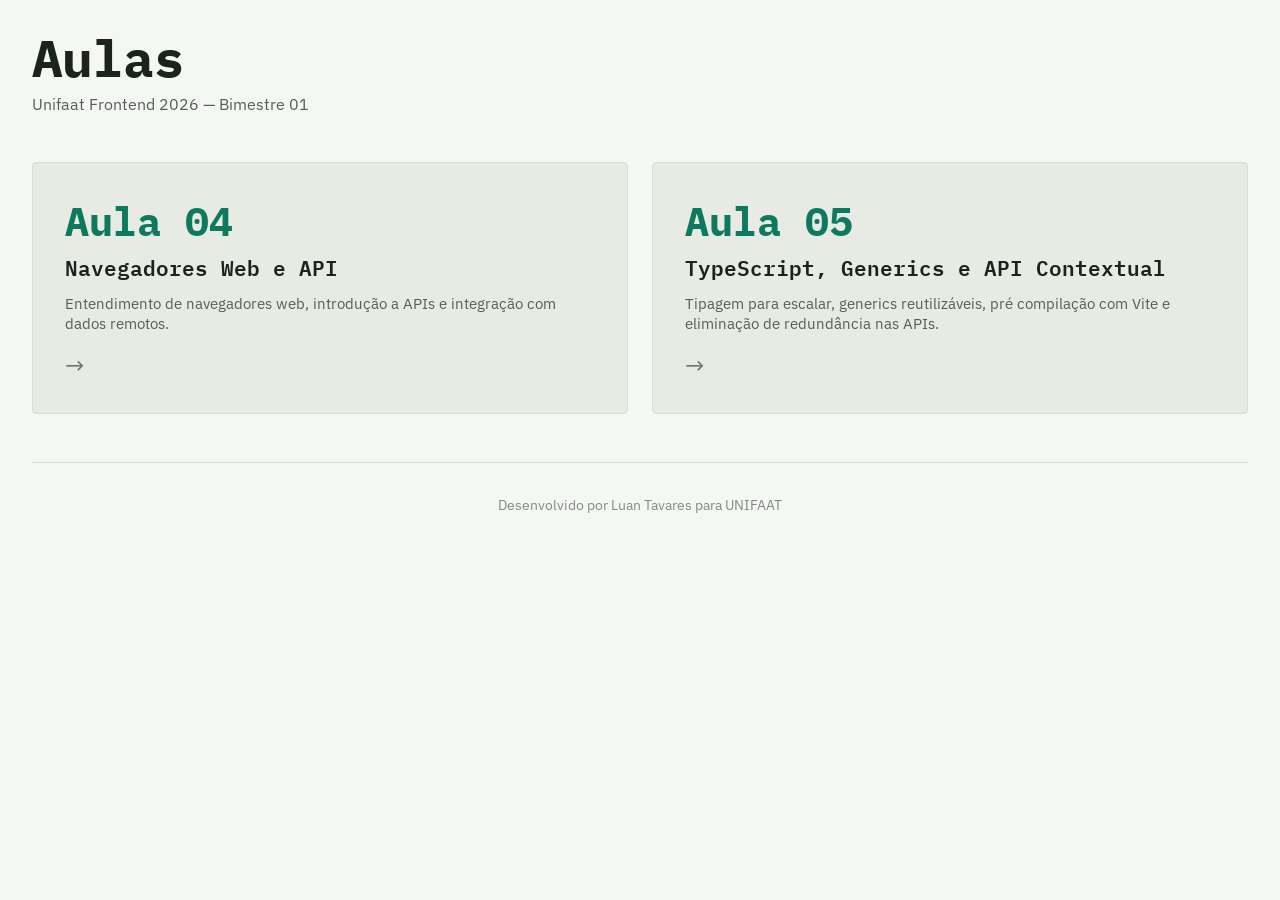
<file: aulas/index.html>
<!DOCTYPE html>
<html lang="pt-BR">
<head>
    <meta charset="UTF-8">
    <meta name="viewport" content="width=device-width, initial-scale=1.0">
    <title>Aulas - Unifaat Frontend 2026</title>
    <link href="https://fonts.googleapis.com/css2?family=IBM+Plex+Mono:wght@400;500;600;700&family=IBM+Plex+Sans:wght@400;500;600;700&display=swap" rel="stylesheet">
    <style>
        :root {
            --bg: #f5f7f3;
            --bg-raised: #e7ebe4;
            --bg-chrome: #12211c;
            --ink: #1b231e;
            --muted: #545f57;
            --muted-2: #808c83;
            --accent: #935a00;
            --accent-ink: #fff6e8;
            --accent-2: #0d7a5f;
            --rule: #d7ddd2;
            --shadow: rgba(30,40,32,.14);
            --font-body: 'IBM Plex Sans', system-ui, sans-serif;
            --font-mono: 'IBM Plex Mono', ui-monospace, 'SF Mono', Menlo, monospace;
        }

        * {
            box-sizing: border-box;
        }

        body {
            background: var(--bg);
            color: var(--ink);
            font-family: var(--font-body);
            margin: 0;
            min-height: 100vh;
            padding: 2rem;
        }

        .container {
            max-width: 1220px;
            margin: 0 auto;
        }

        h1 {
            font-family: var(--font-mono);
            font-weight: 700;
            font-size: clamp(2rem, 4vw, 3.5rem);
            line-height: 1.05;
            letter-spacing: -0.01em;
            margin: 0 0 0.5rem;
        }

        .subtitle {
            font-size: 1rem;
            color: var(--muted);
            margin: 0 0 3rem;
            font-family: var(--font-body);
        }

        .aulas-grid {
            display: grid;
            grid-template-columns: repeat(auto-fit, minmax(280px, 1fr));
            gap: 1.5rem;
            margin-bottom: 3rem;
        }

        .aula-card {
            background: var(--bg-raised);
            border: 1px solid var(--rule);
            border-radius: 4px;
            padding: 2rem;
            text-decoration: none;
            color: var(--ink);
            transition: all 0.2s ease;
            display: flex;
            flex-direction: column;
            justify-content: space-between;
            min-height: 200px;
            cursor: pointer;
        }

        .aula-card:hover {
            background: var(--bg-chrome);
            color: var(--accent-ink);
            transform: translateY(-2px);
            box-shadow: 0 4px 12px var(--shadow);
        }

        .aula-numero {
            font-family: var(--font-mono);
            font-size: 2.5rem;
            font-weight: 700;
            color: var(--accent-2);
            margin-bottom: 0.5rem;
        }

        .aula-card:hover .aula-numero {
            color: var(--accent);
        }

        .aula-titulo {
            font-family: var(--font-mono);
            font-size: 1.3rem;
            font-weight: 600;
            margin-bottom: 0.8rem;
            line-height: 1.2;
        }

        .aula-descricao {
            font-size: 0.95rem;
            color: var(--muted);
            flex-grow: 1;
        }

        .aula-card:hover .aula-descricao {
            color: var(--muted-2);
        }

        .aula-arrow {
            margin-top: 1rem;
            font-size: 1.5rem;
            opacity: 0.6;
            transition: opacity 0.2s;
        }

        .aula-card:hover .aula-arrow {
            opacity: 1;
        }

        .empty-state {
            text-align: center;
            color: var(--muted);
            padding: 3rem 2rem;
            font-size: 1.1rem;
        }

        .footer {
            text-align: center;
            color: var(--muted-2);
            font-size: 0.9rem;
            border-top: 1px solid var(--rule);
            padding-top: 2rem;
            margin-top: 3rem;
        }
    </style>
</head>
<body>
    <div class="container">
        <h1>Aulas</h1>
        <p class="subtitle">Unifaat Frontend 2026 — Bimestre 01</p>

        <div class="aulas-grid" id="aulasContainer"></div>

        <div class="footer">
            Desenvolvido por Luan Tavares para UNIFAAT
        </div>
    </div>

    <script>
        const aulas = [
            {
                numero: '04',
                titulo: 'Navegadores Web e API',
                descricao: 'Entendimento de navegadores web, introdução a APIs e integração com dados remotos.',
                link: './04/'
            },
            {
                numero: '05',
                titulo: 'TypeScript, Generics e API Contextual',
                descricao: 'Tipagem para escalar, generics reutilizáveis, pré compilação com Vite e eliminação de redundância nas APIs.',
                link: './05/'
            }
        ];

        const container = document.getElementById('aulasContainer');

        if (aulas.length === 0) {
            container.innerHTML = '<div class="empty-state">Nenhuma aula disponível no momento.</div>';
        } else {
            aulas.forEach(aula => {
                const card = document.createElement('a');
                card.href = aula.link;
                card.className = 'aula-card';
                card.innerHTML = `
                    <div>
                        <div class="aula-numero">Aula ${aula.numero}</div>
                        <div class="aula-titulo">${aula.titulo}</div>
                        <div class="aula-descricao">${aula.descricao}</div>
                    </div>
                    <div class="aula-arrow">→</div>
                `;
                container.appendChild(card);
            });
        }
    </script>
</body>
</html>
</file>
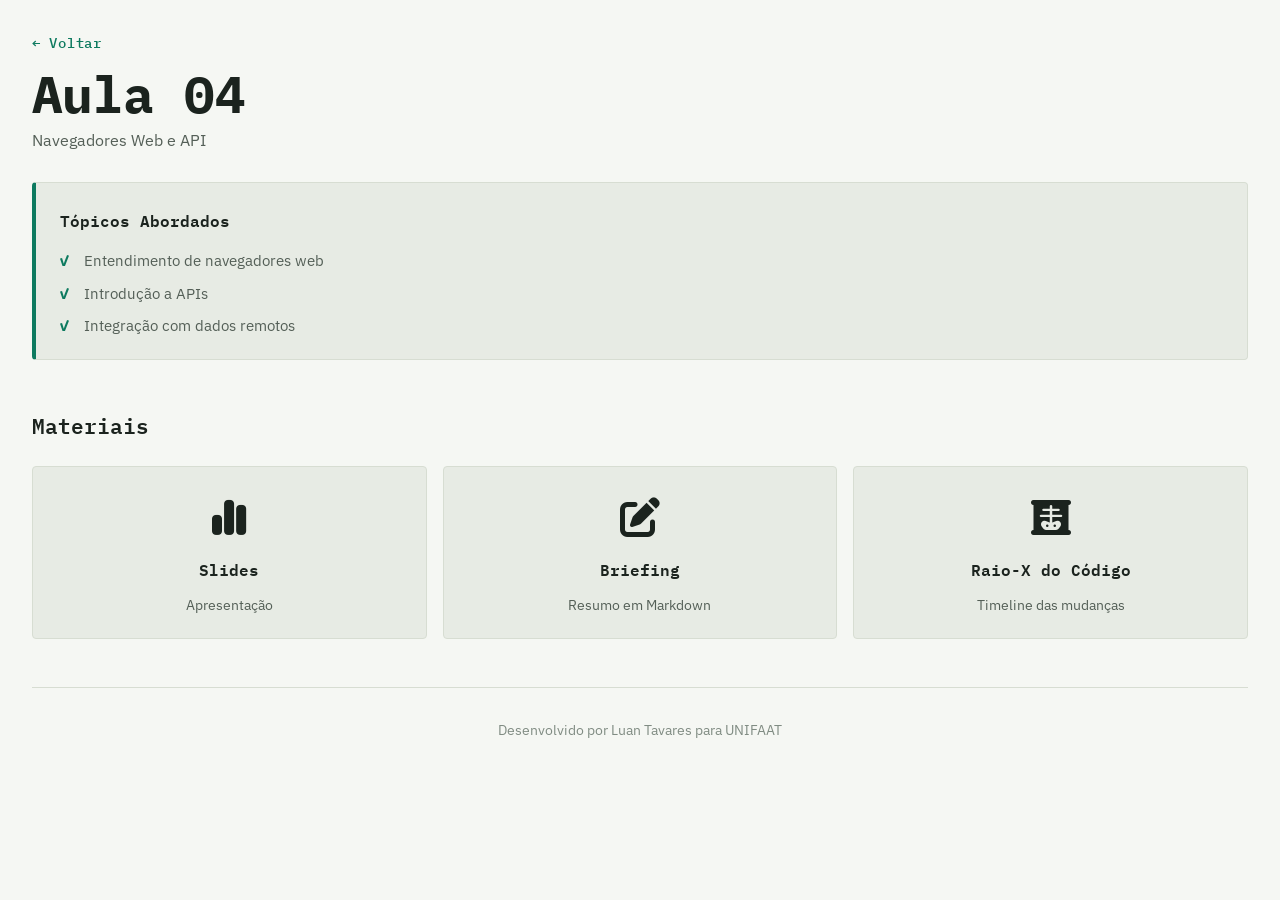
<file: aulas/04/index.html>
<!DOCTYPE html>
<html lang="pt-BR">
<head>
    <meta charset="UTF-8">
    <meta name="viewport" content="width=device-width, initial-scale=1.0">
    <title>Aula 04 - Navegadores Web e API</title>
    <link href="https://fonts.googleapis.com/css2?family=IBM+Plex+Mono:wght@400;500;600;700&family=IBM+Plex+Sans:wght@400;500;600;700&display=swap" rel="stylesheet">
    <style>
        :root {
            --bg: #f5f7f3;
            --bg-raised: #e7ebe4;
            --bg-chrome: #12211c;
            --ink: #1b231e;
            --muted: #545f57;
            --muted-2: #808c83;
            --accent: #935a00;
            --accent-ink: #fff6e8;
            --accent-2: #0d7a5f;
            --rule: #d7ddd2;
            --shadow: rgba(30,40,32,.14);
            --font-body: 'IBM Plex Sans', system-ui, sans-serif;
            --font-mono: 'IBM Plex Mono', ui-monospace, 'SF Mono', Menlo, monospace;
        }

        * {
            box-sizing: border-box;
        }

        body {
            background: var(--bg);
            color: var(--ink);
            font-family: var(--font-body);
            margin: 0;
            min-height: 100vh;
            padding: 2rem;
        }

        .container {
            max-width: 1220px;
            margin: 0 auto;
        }

        .back-link {
            display: inline-block;
            font-family: var(--font-mono);
            color: var(--accent-2);
            text-decoration: none;
            font-weight: 500;
            margin-bottom: 1rem;
            transition: color 0.2s;
            font-size: 0.9rem;
            letter-spacing: 0.05em;
        }

        .back-link:hover {
            color: var(--accent);
        }

        h1 {
            font-family: var(--font-mono);
            font-weight: 700;
            font-size: clamp(2rem, 4vw, 3.5rem);
            line-height: 1.05;
            letter-spacing: -0.01em;
            margin: 0 0 0.5rem;
        }

        .subtitle {
            font-size: 1rem;
            color: var(--muted);
            margin: 0 0 2rem;
        }

        .section {
            margin: 3rem 0;
        }

        .section-title {
            font-family: var(--font-mono);
            font-size: 1.3rem;
            font-weight: 600;
            margin: 0 0 1.5rem;
            color: var(--ink);
        }

        .topics-box {
            background: var(--bg-raised);
            border: 1px solid var(--rule);
            border-left: 4px solid var(--accent-2);
            padding: 1.5rem;
            border-radius: 4px;
            margin-bottom: 2rem;
        }

        .topics-box h3 {
            margin: 0 0 1rem;
            font-family: var(--font-mono);
            font-size: 1rem;
            font-weight: 600;
            color: var(--ink);
        }

        .topics-box ul {
            list-style: none;
            margin: 0;
            padding: 0;
        }

        .topics-box li {
            color: var(--muted);
            margin-bottom: 0.8rem;
            padding-left: 1.5rem;
            position: relative;
            font-size: 0.95rem;
        }

        .topics-box li:last-child {
            margin-bottom: 0;
        }

        .topics-box li:before {
            content: "✓";
            position: absolute;
            left: 0;
            color: var(--accent-2);
            font-weight: bold;
            font-family: var(--font-mono);
        }

        .materials-grid {
            display: grid;
            grid-template-columns: repeat(auto-fit, minmax(200px, 1fr));
            gap: 1rem;
            margin-bottom: 2rem;
        }

        .material-link {
            background: var(--bg-raised);
            border: 1px solid var(--rule);
            border-radius: 4px;
            padding: 1.5rem;
            text-decoration: none;
            color: var(--ink);
            transition: all 0.2s ease;
            display: flex;
            flex-direction: column;
            align-items: center;
            text-align: center;
            gap: 0.8rem;
            cursor: pointer;
        }

        .material-link:hover {
            background: var(--bg-chrome);
            color: var(--accent-ink);
            transform: translateY(-2px);
            box-shadow: 0 4px 12px var(--shadow);
        }

        .material-icon {
            font-size: 2.5rem;
        }

        .material-name {
            font-family: var(--font-mono);
            font-weight: 600;
            font-size: 1rem;
        }

        .material-desc {
            font-size: 0.85rem;
            color: var(--muted);
        }

        .material-link:hover .material-desc {
            color: var(--muted-2);
        }

        .footer {
            text-align: center;
            color: var(--muted-2);
            font-size: 0.9rem;
            border-top: 1px solid var(--rule);
            padding-top: 2rem;
            margin-top: 3rem;
        }
    </style>
<link rel="stylesheet" href="https://cdnjs.cloudflare.com/ajax/libs/font-awesome/6.7.2/css/all.min.css">
</head>
<body>
    <div class="container">
        <a href="../" class="back-link">← Voltar</a>

        <h1>Aula 04</h1>
        <p class="subtitle">Navegadores Web e API</p>

        <div class="topics-box">
            <h3>Tópicos Abordados</h3>
            <ul>
                <li>Entendimento de navegadores web</li>
                <li>Introdução a APIs</li>
                <li>Integração com dados remotos</li>
            </ul>
        </div>

        <div class="section">
            <h2 class="section-title">Materiais</h2>
            <div class="materials-grid">
                <a href="./slide/" class="material-link">
                    <div class="material-icon"><i class="fa-solid fa-chart-simple"></i></div>
                    <div class="material-name">Slides</div>
                    <div class="material-desc">Apresentação</div>
                </a>
                <a href="./briefing.md" class="material-link">
                    <div class="material-icon"><i class="fa-solid fa-pen-to-square"></i></div>
                    <div class="material-name">Briefing</div>
                    <div class="material-desc">Resumo em Markdown</div>
                </a>
                <a href="./raio-x/index.html" class="material-link">
                    <div class="material-icon"><i class="fa-solid fa-x-ray"></i></div>
                    <div class="material-name">Raio-X do Código</div>
                    <div class="material-desc">Timeline das mudanças</div>
                </a>
            </div>
        </div>

        <div class="footer">
            Desenvolvido por Luan Tavares para UNIFAAT
        </div>
    </div>
</body>
</html>
</file>
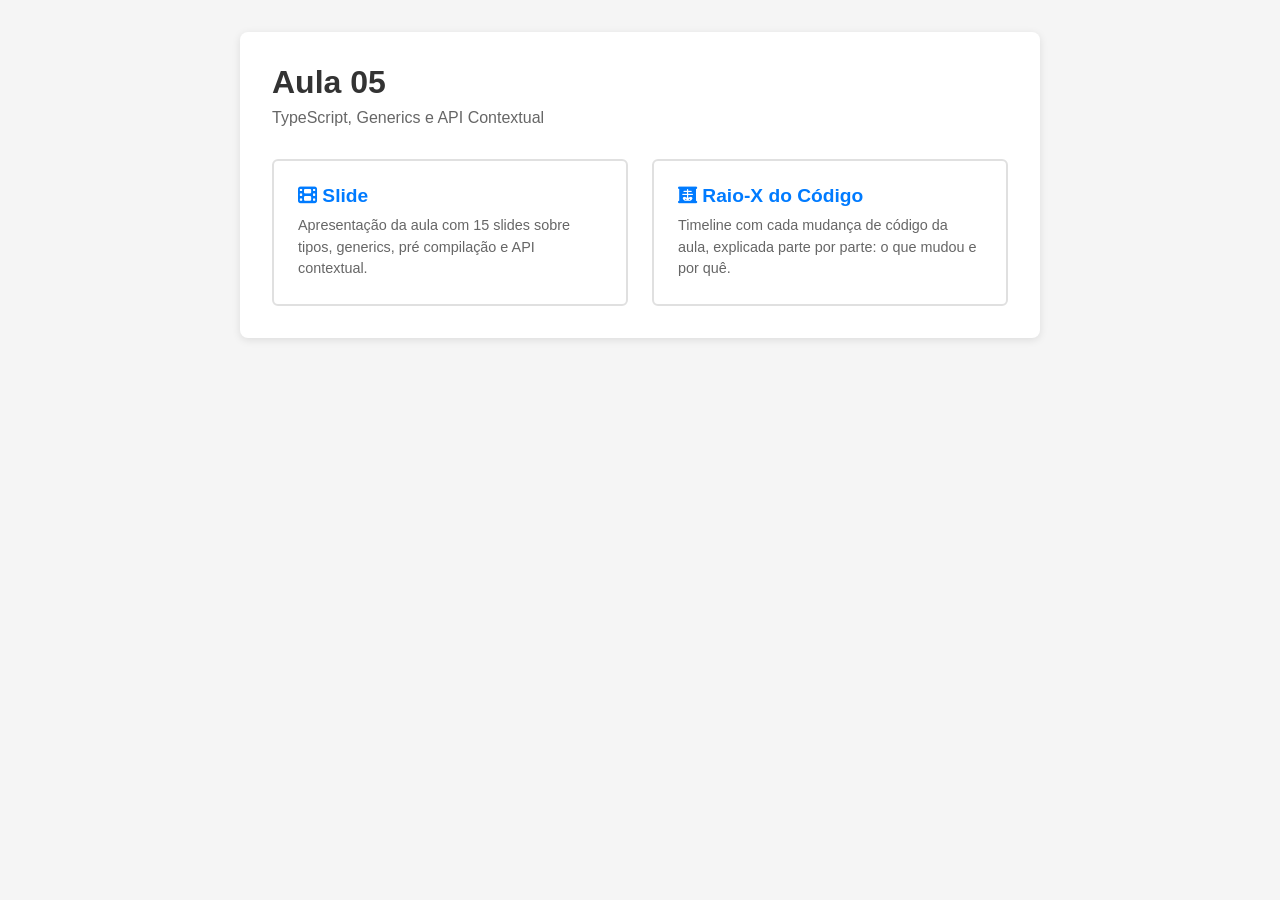
<file: aulas/05/index.html>
<!DOCTYPE html>
<html lang="pt-BR">
<head>
  <meta charset="UTF-8">
  <meta name="viewport" content="width=device-width, initial-scale=1">
  <title>Aula 05 — TypeScript, Generics e API Contextual</title>
  <style>
    * {
      margin: 0;
      padding: 0;
      box-sizing: border-box;
    }
    body {
      font-family: -apple-system, BlinkMacSystemFont, "Segoe UI", Roboto, "Helvetica Neue", Arial, sans-serif;
      background: #f5f5f5;
      padding: 2rem;
    }
    .container {
      max-width: 800px;
      margin: 0 auto;
      background: white;
      border-radius: 8px;
      padding: 2rem;
      box-shadow: 0 2px 8px rgba(0,0,0,0.1);
    }
    h1 {
      color: #333;
      margin-bottom: 0.5rem;
      font-size: 2rem;
    }
    .subtitle {
      color: #666;
      margin-bottom: 2rem;
      font-size: 1rem;
    }
    .links {
      display: grid;
      grid-template-columns: repeat(auto-fit, minmax(250px, 1fr));
      gap: 1.5rem;
      margin-top: 2rem;
    }
    .link-card {
      border: 2px solid #e0e0e0;
      border-radius: 6px;
      padding: 1.5rem;
      text-decoration: none;
      color: #333;
      transition: all 0.3s ease;
    }
    .link-card:hover {
      border-color: #007bff;
      box-shadow: 0 4px 12px rgba(0, 123, 255, 0.2);
      transform: translateY(-2px);
    }
    .link-card h3 {
      color: #007bff;
      margin-bottom: 0.5rem;
      font-size: 1.2rem;
    }
    .link-card p {
      color: #666;
      font-size: 0.9rem;
      line-height: 1.5;
    }
  </style>
<link rel="stylesheet" href="https://cdnjs.cloudflare.com/ajax/libs/font-awesome/6.7.2/css/all.min.css">
</head>
<body>

<div class="container">
  <h1>Aula 05</h1>
  <p class="subtitle">TypeScript, Generics e API Contextual</p>

  <div class="links">
    <a href="slide/index.html" class="link-card">
      <h3><i class="fa-solid fa-film"></i> Slide</h3>
      <p>Apresentação da aula com 15 slides sobre tipos, generics, pré compilação e API contextual.</p>
    </a>

    <a href="raio-x/index.html" class="link-card">
      <h3><i class="fa-solid fa-x-ray"></i> Raio-X do Código</h3>
      <p>Timeline com cada mudança de código da aula, explicada parte por parte: o que mudou e por quê.</p>
    </a>
  </div>
</div>

</body>
</html>
</file>
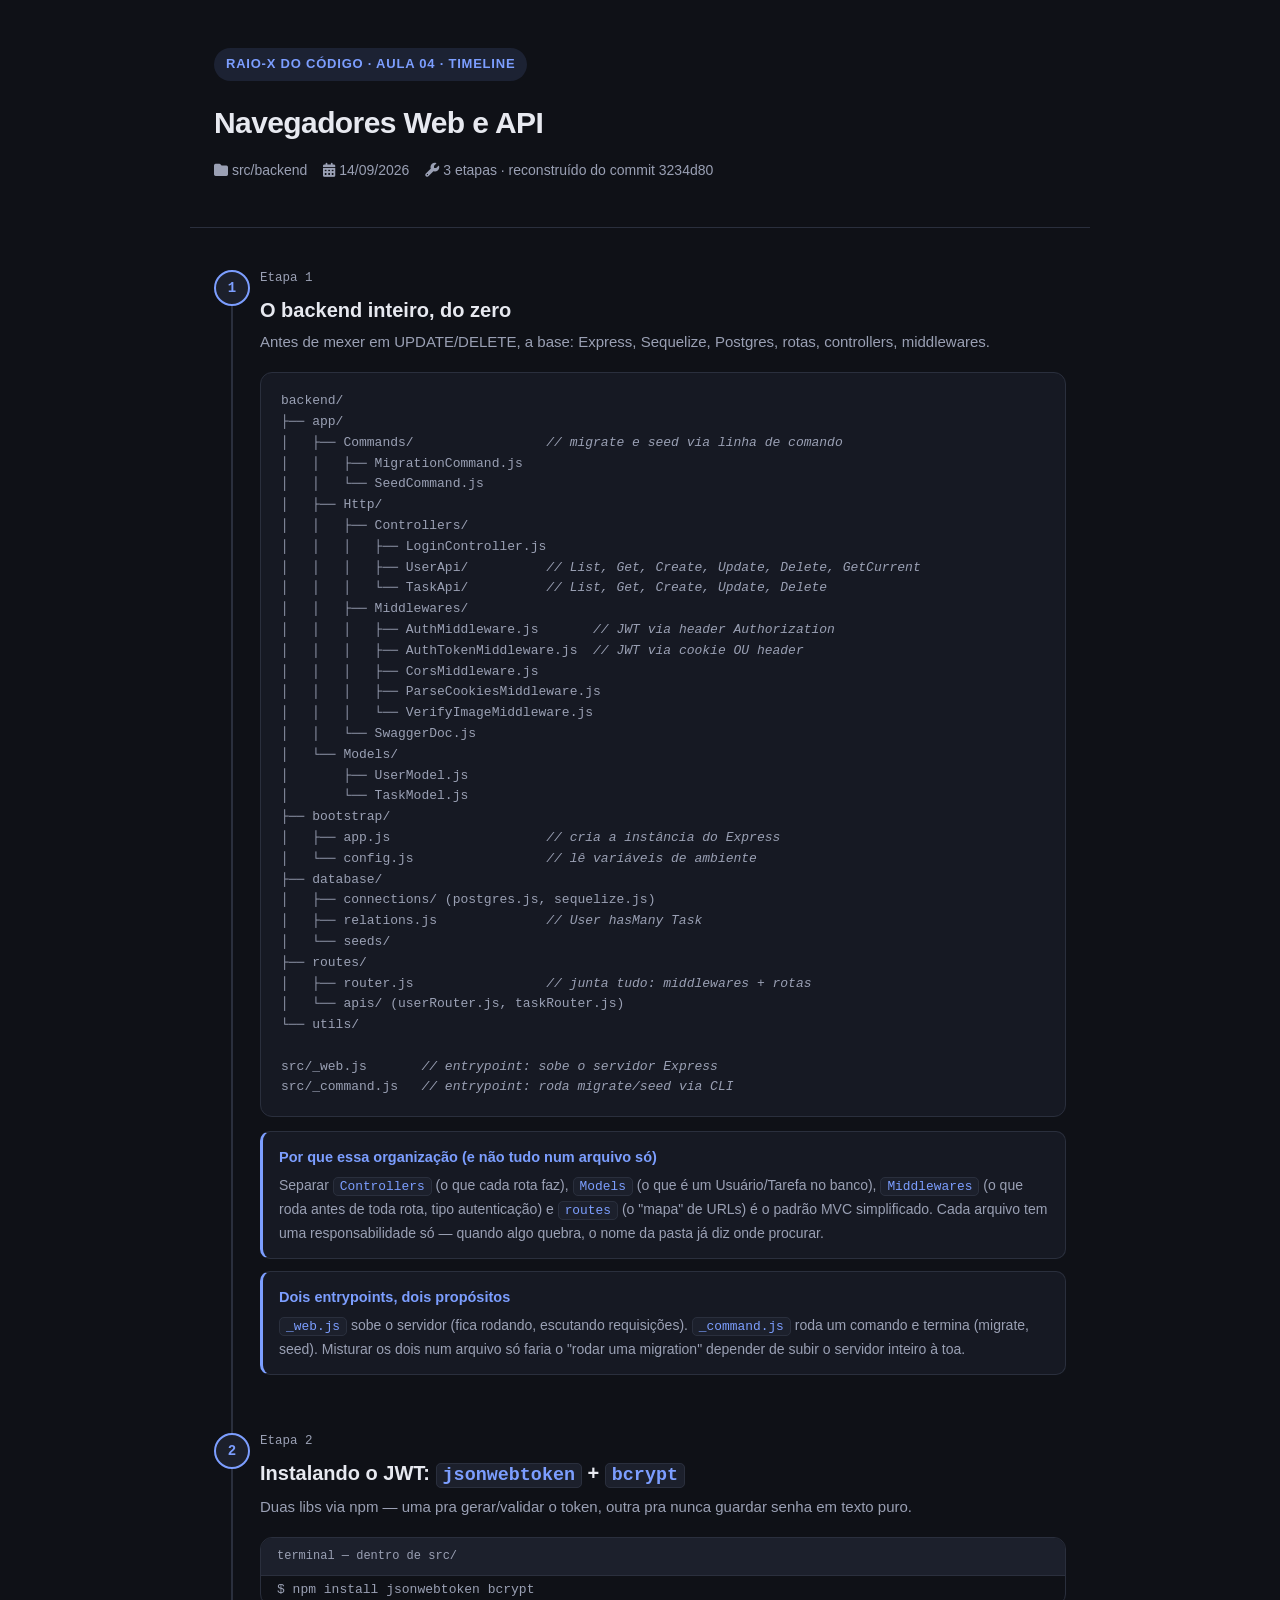
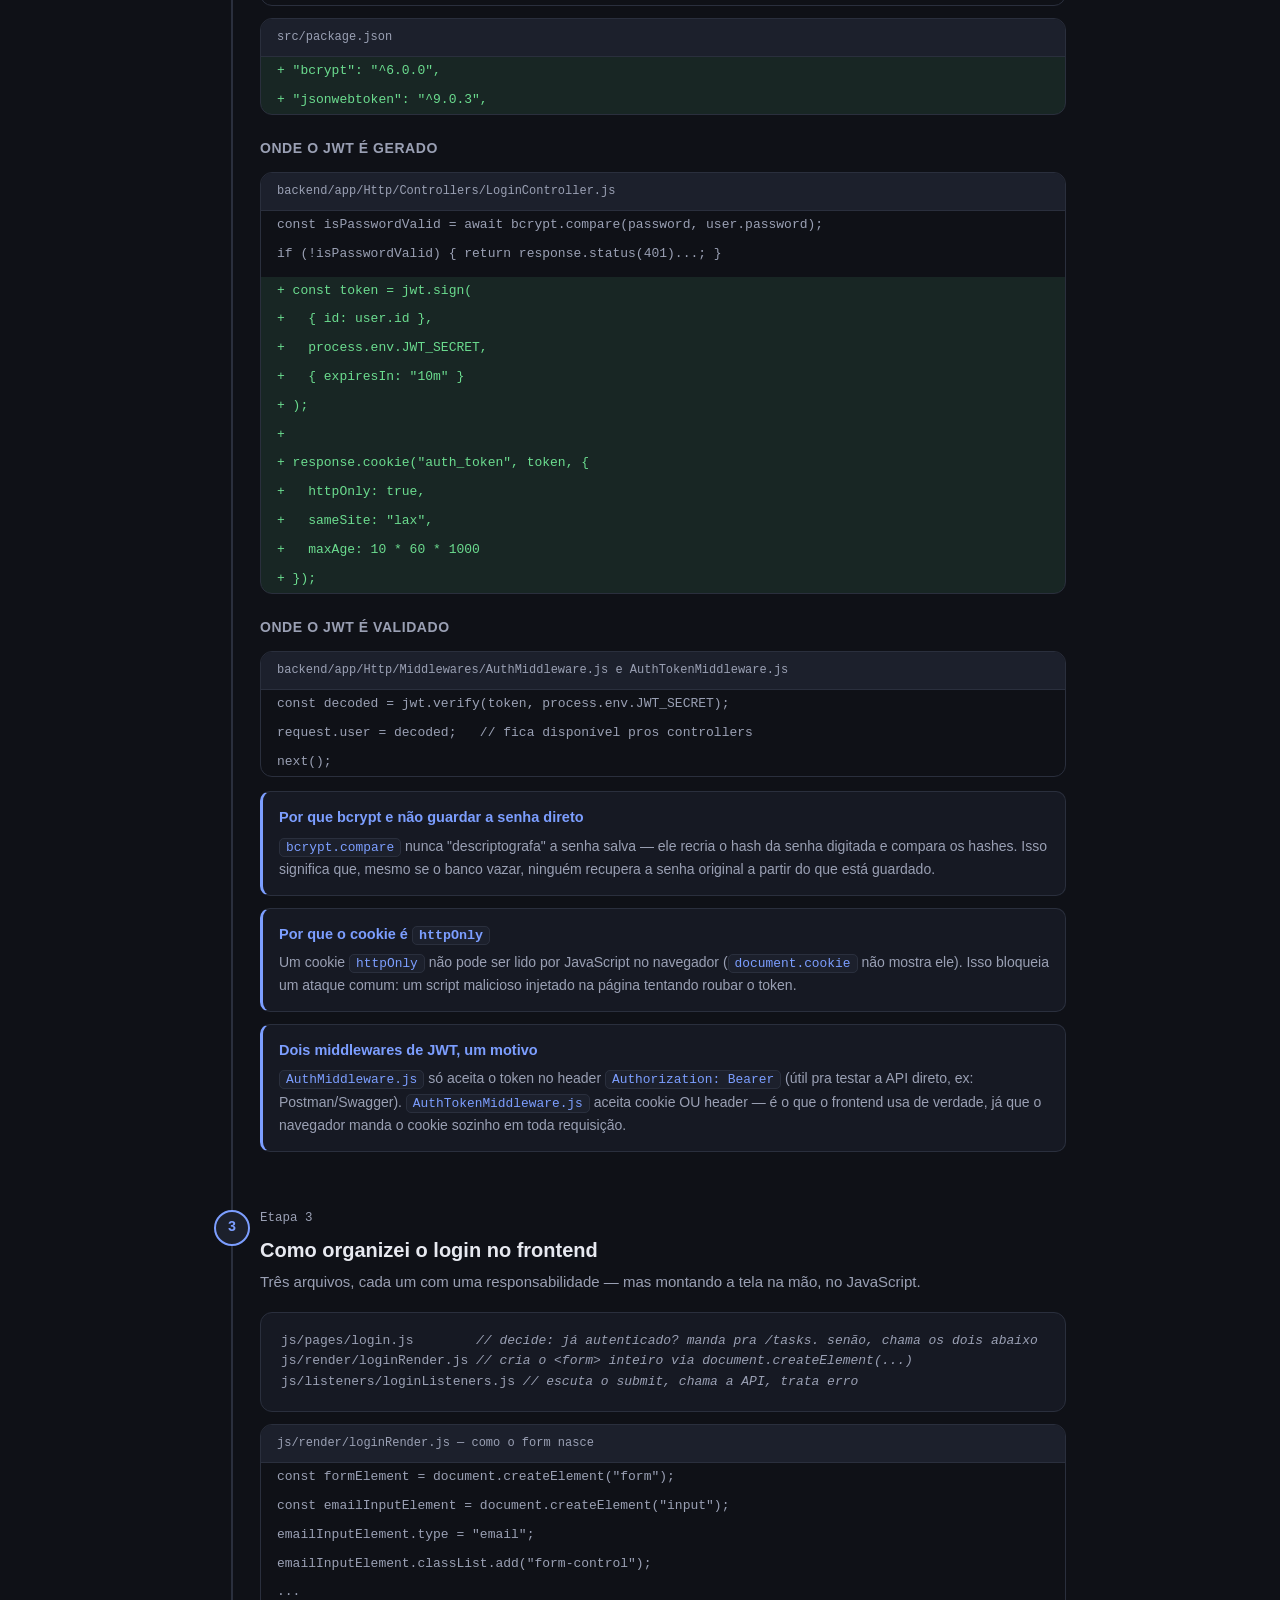
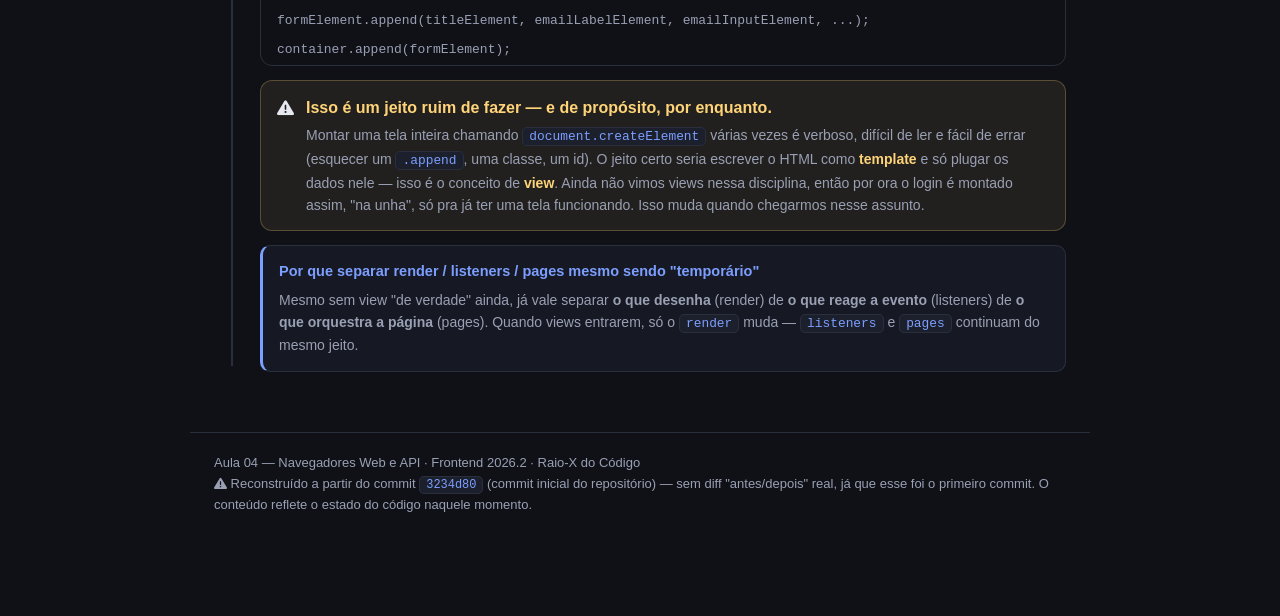
<file: aulas/04/raio-x/index.html>
<!DOCTYPE html>
<html lang="pt-BR">
<head>
<meta charset="UTF-8">
<meta name="viewport" content="width=device-width, initial-scale=1.0">
<title>Raio-X do Código — Aula 04</title>
<style>
  :root {
    --bg: #0f1117;
    --bg-panel: #161923;
    --bg-panel-2: #1c202c;
    --border: #2a2f3d;
    --text: #e7e9f0;
    --text-dim: #9aa0b4;
    --accent: #7c9eff;
    --accent-soft: rgba(124, 158, 255, 0.12);
    --green: #6bdc8f;
    --green-bg: rgba(107, 220, 143, 0.10);
    --red: #ff8080;
    --red-bg: rgba(255, 128, 128, 0.08);
    --yellow: #ffd479;
    --radius: 12px;
    --mono: "SFMono-Regular", Consolas, "Liberation Mono", Menlo, monospace;
    --sans: "Inter", -apple-system, BlinkMacSystemFont, "Segoe UI", sans-serif;
  }
  * { box-sizing: border-box; }
  body {
    margin: 0;
    background: var(--bg);
    color: var(--text);
    font-family: var(--sans);
    line-height: 1.6;
    padding: 0 0 100px;
  }
  header {
    padding: 48px 24px 32px;
    max-width: 900px;
    margin: 0 auto;
    border-bottom: 1px solid var(--border);
  }
  .kicker {
    display: inline-flex; align-items: center; gap: 8px;
    font-size: 13px; font-weight: 600; letter-spacing: 0.06em; text-transform: uppercase;
    color: var(--accent); background: var(--accent-soft);
    padding: 6px 12px; border-radius: 999px; margin-bottom: 18px;
  }
  h1 { font-size: 30px; margin: 0 0 10px; letter-spacing: -0.02em; }
  .meta { color: var(--text-dim); font-size: 14px; display: flex; gap: 16px; flex-wrap: wrap; margin-top: 12px; }

  main { max-width: 900px; margin: 0 auto; padding: 0 24px; }

  /* ── Timeline ── */
  .timeline { position: relative; margin-top: 40px; padding-left: 46px; }
  .timeline::before {
    content: ""; position: absolute; left: 17px; top: 6px; bottom: 6px;
    width: 2px; background: linear-gradient(var(--border), var(--border));
  }
  .entry { position: relative; margin-bottom: 56px; }
  .entry:last-child { margin-bottom: 0; }
  .entry-dot {
    position: absolute; left: -46px; top: 2px;
    width: 36px; height: 36px; border-radius: 50%;
    background: var(--bg-panel-2); border: 2px solid var(--accent);
    display: flex; align-items: center; justify-content: center;
    font-family: var(--mono); font-size: 14px; font-weight: 700; color: var(--accent);
    z-index: 1;
  }
  .entry-date {
    font-size: 12.5px; color: var(--text-dim); font-family: var(--mono);
    margin-bottom: 6px;
  }
  .entry h2 { font-size: 20px; margin: 0 0 4px; }
  .entry .sub { color: var(--text-dim); margin: 0 0 18px; font-size: 15px; }

  .panel {
    background: var(--bg-panel); border: 1px solid var(--border);
    border-radius: var(--radius); padding: 20px 22px; margin-top: 14px;
  }
  h3.block-title {
    font-size: 14px; text-transform: uppercase; letter-spacing: 0.04em;
    color: var(--text-dim); margin: 22px 0 8px;
  }

  .tree {
    font-family: var(--mono); font-size: 13px;
    background: var(--bg-panel); border: 1px solid var(--border); border-radius: var(--radius);
    padding: 18px 20px; overflow-x: auto; white-space: pre; color: var(--text-dim);
  }
  .tree .dir { color: var(--accent); }
  .tree .new { color: var(--green); }
  .tree .comment { color: var(--text-dim); font-style: italic; }

  .diff {
    font-family: var(--mono); font-size: 13px;
    border: 1px solid var(--border); border-radius: var(--radius); overflow: hidden; margin-top: 12px;
  }
  .diff .diff-head {
    background: var(--bg-panel-2); padding: 9px 16px; color: var(--text-dim);
    border-bottom: 1px solid var(--border); font-size: 12px;
  }
  .diff .line { padding: 4px 16px; white-space: pre; overflow-x: auto; }
  .diff .add { background: var(--green-bg); color: var(--green); }
  .diff .rem { background: var(--red-bg); color: var(--red); }
  .diff .ctx { color: var(--text-dim); }

  .why { display: grid; gap: 12px; margin-top: 14px; }
  .why-card {
    background: var(--bg-panel); border: 1px solid var(--border); border-left: 3px solid var(--accent);
    border-radius: 10px; padding: 14px 16px;
  }
  .why-card h4 { margin: 0 0 5px; font-size: 14.5px; color: var(--accent); }
  .why-card p { margin: 0; color: var(--text-dim); font-size: 14px; }

  .callout {
    display: flex; gap: 12px; background: rgba(255, 212, 121, 0.08);
    border: 1px solid rgba(255, 212, 121, 0.25); border-radius: var(--radius);
    padding: 14px 16px; margin-top: 14px;
  }
  .callout .icon { font-size: 17px; }
  .callout strong { color: var(--yellow); }
  .callout p { margin: 4px 0 0; color: var(--text-dim); font-size: 14px; }

  .ok {
    display: flex; gap: 12px; background: rgba(107, 220, 143, 0.08);
    border: 1px solid rgba(107, 220, 143, 0.25); border-radius: var(--radius);
    padding: 14px 16px; margin-top: 14px;
  }
  .ok strong { color: var(--green); }
  .ok p { margin: 4px 0 0; color: var(--text-dim); font-size: 14px; }

  code.inline {
    font-family: var(--mono); background: var(--bg-panel-2); border: 1px solid var(--border);
    padding: 1px 6px; border-radius: 5px; font-size: 0.92em; color: var(--accent);
  }

  footer {
    max-width: 900px; margin: 60px auto 0; padding: 20px 24px 0;
    border-top: 1px solid var(--border); color: var(--text-dim); font-size: 13px;
  }
</style>
<link rel="stylesheet" href="https://cdnjs.cloudflare.com/ajax/libs/font-awesome/6.7.2/css/all.min.css">
</head>
<body>

<header>
  <span class="kicker">Raio-X do Código · Aula 04 · Timeline</span>
  <h1>Navegadores Web e API</h1>
  <p class="meta">
    <span><i class="fa-solid fa-folder"></i> src/backend</span>
    <span><i class="fa-solid fa-calendar-days"></i> 14/09/2026</span>
    <span><i class="fa-solid fa-wrench"></i> 3 etapas · reconstruído do commit 3234d80</span>
  </p>
</header>

<main>
<div class="timeline">

  <!-- ETAPA 1 -->
  <div class="entry">
    <div class="entry-dot">1</div>
    <div class="entry-date">Etapa 1</div>
    <h2>O backend inteiro, do zero</h2>
    <p class="sub">Antes de mexer em UPDATE/DELETE, a base: Express, Sequelize, Postgres, rotas, controllers, middlewares.</p>

    <div class="tree">backend/
├── app/
│   ├── Commands/                 <span class="comment">// migrate e seed via linha de comando</span>
│   │   ├── MigrationCommand.js
│   │   └── SeedCommand.js
│   ├── Http/
│   │   ├── Controllers/
│   │   │   ├── LoginController.js
│   │   │   ├── UserApi/          <span class="comment">// List, Get, Create, Update, Delete, GetCurrent</span>
│   │   │   └── TaskApi/          <span class="comment">// List, Get, Create, Update, Delete</span>
│   │   ├── Middlewares/
│   │   │   ├── AuthMiddleware.js       <span class="comment">// JWT via header Authorization</span>
│   │   │   ├── AuthTokenMiddleware.js  <span class="comment">// JWT via cookie OU header</span>
│   │   │   ├── CorsMiddleware.js
│   │   │   ├── ParseCookiesMiddleware.js
│   │   │   └── VerifyImageMiddleware.js
│   │   └── SwaggerDoc.js
│   └── Models/
│       ├── UserModel.js
│       └── TaskModel.js
├── bootstrap/
│   ├── app.js                    <span class="comment">// cria a instância do Express</span>
│   └── config.js                 <span class="comment">// lê variáveis de ambiente</span>
├── database/
│   ├── connections/ (postgres.js, sequelize.js)
│   ├── relations.js              <span class="comment">// User hasMany Task</span>
│   └── seeds/
├── routes/
│   ├── router.js                 <span class="comment">// junta tudo: middlewares + rotas</span>
│   └── apis/ (userRouter.js, taskRouter.js)
└── utils/

src/_web.js       <span class="comment">// entrypoint: sobe o servidor Express</span>
src/_command.js   <span class="comment">// entrypoint: roda migrate/seed via CLI</span></div>

    <div class="why">
      <div class="why-card">
        <h4>Por que essa organização (e não tudo num arquivo só)</h4>
        <p>Separar <code class="inline">Controllers</code> (o que cada rota faz), <code class="inline">Models</code> (o que é um Usuário/Tarefa no banco), <code class="inline">Middlewares</code> (o que roda antes de toda rota, tipo autenticação) e <code class="inline">routes</code> (o "mapa" de URLs) é o padrão MVC simplificado. Cada arquivo tem uma responsabilidade só — quando algo quebra, o nome da pasta já diz onde procurar.</p>
      </div>
      <div class="why-card">
        <h4>Dois entrypoints, dois propósitos</h4>
        <p><code class="inline">_web.js</code> sobe o servidor (fica rodando, escutando requisições). <code class="inline">_command.js</code> roda um comando e termina (migrate, seed). Misturar os dois num arquivo só faria o "rodar uma migration" depender de subir o servidor inteiro à toa.</p>
      </div>
    </div>
  </div>

  <!-- ETAPA 2 -->
  <div class="entry">
    <div class="entry-dot">2</div>
    <div class="entry-date">Etapa 2</div>
    <h2>Instalando o JWT: <code class="inline">jsonwebtoken</code> + <code class="inline">bcrypt</code></h2>
    <p class="sub">Duas libs via npm — uma pra gerar/validar o token, outra pra nunca guardar senha em texto puro.</p>

    <div class="diff">
      <div class="diff-head">terminal — dentro de src/</div>
      <div class="line ctx">$ npm install jsonwebtoken bcrypt</div>
    </div>

    <div class="diff">
      <div class="diff-head">src/package.json</div>
      <div class="line add">+ "bcrypt": "^6.0.0",</div>
      <div class="line add">+ "jsonwebtoken": "^9.0.3",</div>
    </div>

    <h3 class="block-title">Onde o JWT é gerado</h3>
    <div class="diff">
      <div class="diff-head">backend/app/Http/Controllers/LoginController.js</div>
      <div class="line ctx">const isPasswordValid = await bcrypt.compare(password, user.password);</div>
      <div class="line ctx">if (!isPasswordValid) { return response.status(401)...; }</div>
      <div class="line ctx"></div>
      <div class="line add">+ const token = jwt.sign(</div>
      <div class="line add">+   { id: user.id },</div>
      <div class="line add">+   process.env.JWT_SECRET,</div>
      <div class="line add">+   { expiresIn: "10m" }</div>
      <div class="line add">+ );</div>
      <div class="line add">+</div>
      <div class="line add">+ response.cookie("auth_token", token, {</div>
      <div class="line add">+   httpOnly: true,</div>
      <div class="line add">+   sameSite: "lax",</div>
      <div class="line add">+   maxAge: 10 * 60 * 1000</div>
      <div class="line add">+ });</div>
    </div>

    <h3 class="block-title">Onde o JWT é validado</h3>
    <div class="diff">
      <div class="diff-head">backend/app/Http/Middlewares/AuthMiddleware.js e AuthTokenMiddleware.js</div>
      <div class="line ctx">const decoded = jwt.verify(token, process.env.JWT_SECRET);</div>
      <div class="line ctx">request.user = decoded;   // fica disponível pros controllers</div>
      <div class="line ctx">next();</div>
    </div>

    <div class="why">
      <div class="why-card">
        <h4>Por que bcrypt e não guardar a senha direto</h4>
        <p><code class="inline">bcrypt.compare</code> nunca "descriptografa" a senha salva — ele recria o hash da senha digitada e compara os hashes. Isso significa que, mesmo se o banco vazar, ninguém recupera a senha original a partir do que está guardado.</p>
      </div>
      <div class="why-card">
        <h4>Por que o cookie é <code class="inline">httpOnly</code></h4>
        <p>Um cookie <code class="inline">httpOnly</code> não pode ser lido por JavaScript no navegador (<code class="inline">document.cookie</code> não mostra ele). Isso bloqueia um ataque comum: um script malicioso injetado na página tentando roubar o token.</p>
      </div>
      <div class="why-card">
        <h4>Dois middlewares de JWT, um motivo</h4>
        <p><code class="inline">AuthMiddleware.js</code> só aceita o token no header <code class="inline">Authorization: Bearer</code> (útil pra testar a API direto, ex: Postman/Swagger). <code class="inline">AuthTokenMiddleware.js</code> aceita cookie OU header — é o que o frontend usa de verdade, já que o navegador manda o cookie sozinho em toda requisição.</p>
      </div>
    </div>
  </div>

  <!-- ETAPA 3 -->
  <div class="entry">
    <div class="entry-dot">3</div>
    <div class="entry-date">Etapa 3</div>
    <h2>Como organizei o login no frontend</h2>
    <p class="sub">Três arquivos, cada um com uma responsabilidade — mas montando a tela na mão, no JavaScript.</p>

    <div class="tree">js/pages/login.js        <span class="comment">// decide: já autenticado? manda pra /tasks. senão, chama os dois abaixo</span>
js/render/loginRender.js <span class="comment">// cria o &lt;form&gt; inteiro via document.createElement(...)</span>
js/listeners/loginListeners.js <span class="comment">// escuta o submit, chama a API, trata erro</span></div>

    <div class="diff">
      <div class="diff-head">js/render/loginRender.js — como o form nasce</div>
      <div class="line ctx">const formElement = document.createElement("form");</div>
      <div class="line ctx">const emailInputElement = document.createElement("input");</div>
      <div class="line ctx">emailInputElement.type = "email";</div>
      <div class="line ctx">emailInputElement.classList.add("form-control");</div>
      <div class="line ctx">...</div>
      <div class="line ctx">formElement.append(titleElement, emailLabelElement, emailInputElement, ...);</div>
      <div class="line ctx">container.append(formElement);</div>
    </div>

    <div class="callout">
      <span class="icon"><i class="fa-solid fa-triangle-exclamation"></i></span>
      <div>
        <strong>Isso é um jeito ruim de fazer — e de propósito, por enquanto.</strong>
        <p>Montar uma tela inteira chamando <code class="inline">document.createElement</code> várias vezes é verboso, difícil de ler e fácil de errar (esquecer um <code class="inline">.append</code>, uma classe, um id). O jeito certo seria escrever o HTML como <strong>template</strong> e só plugar os dados nele — isso é o conceito de <strong>view</strong>. Ainda não vimos views nessa disciplina, então por ora o login é montado assim, "na unha", só pra já ter uma tela funcionando. Isso muda quando chegarmos nesse assunto.</p>
      </div>
    </div>

    <div class="why">
      <div class="why-card">
        <h4>Por que separar render / listeners / pages mesmo sendo "temporário"</h4>
        <p>Mesmo sem view "de verdade" ainda, já vale separar <strong>o que desenha</strong> (render) de <strong>o que reage a evento</strong> (listeners) de <strong>o que orquestra a página</strong> (pages). Quando views entrarem, só o <code class="inline">render</code> muda — <code class="inline">listeners</code> e <code class="inline">pages</code> continuam do mesmo jeito.</p>
      </div>
    </div>
  </div>

</div>
</main>

<footer>
  Aula 04 — Navegadores Web e API · Frontend 2026.2 · Raio-X do Código
  <br><i class="fa-solid fa-triangle-exclamation"></i> Reconstruído a partir do commit <code class="inline">3234d80</code> (commit inicial do repositório) —
  sem diff "antes/depois" real, já que esse foi o primeiro commit. O conteúdo reflete o estado do
  código naquele momento.
</footer>

</body>
</html>
</file>
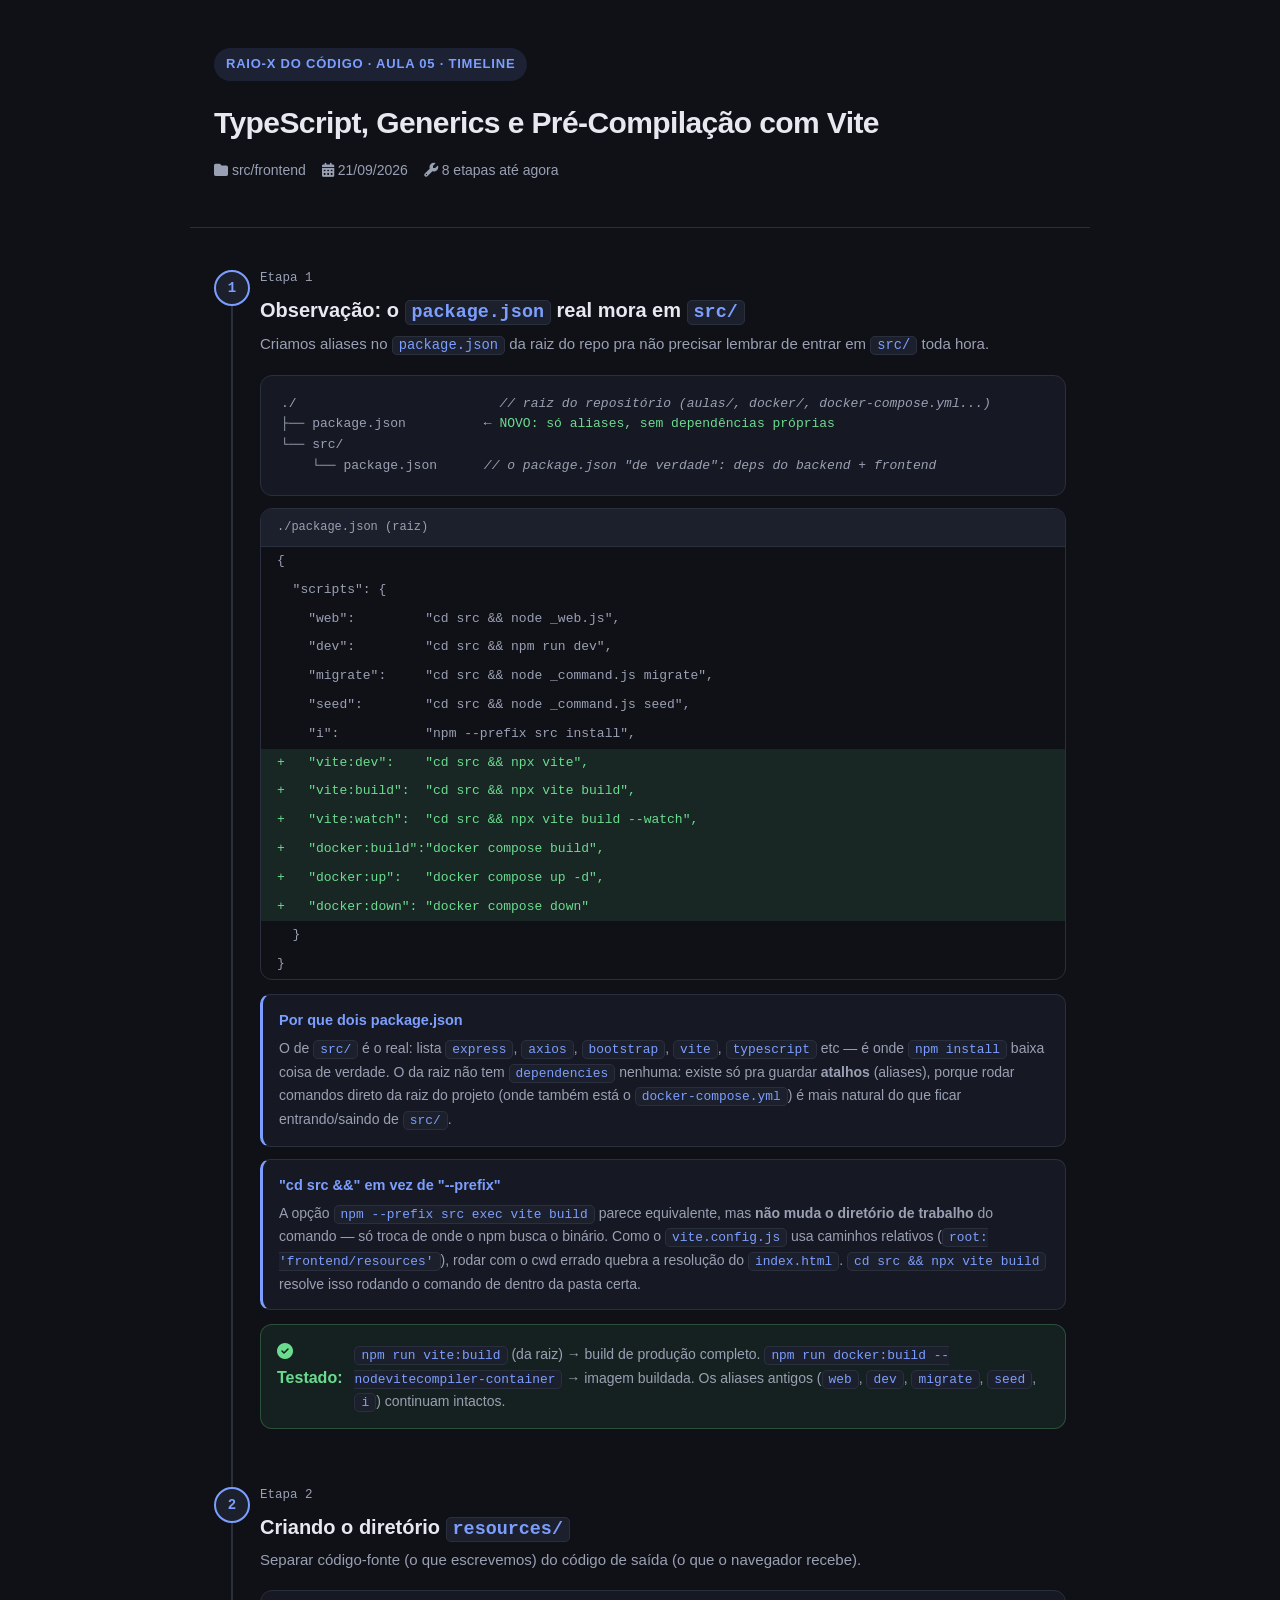
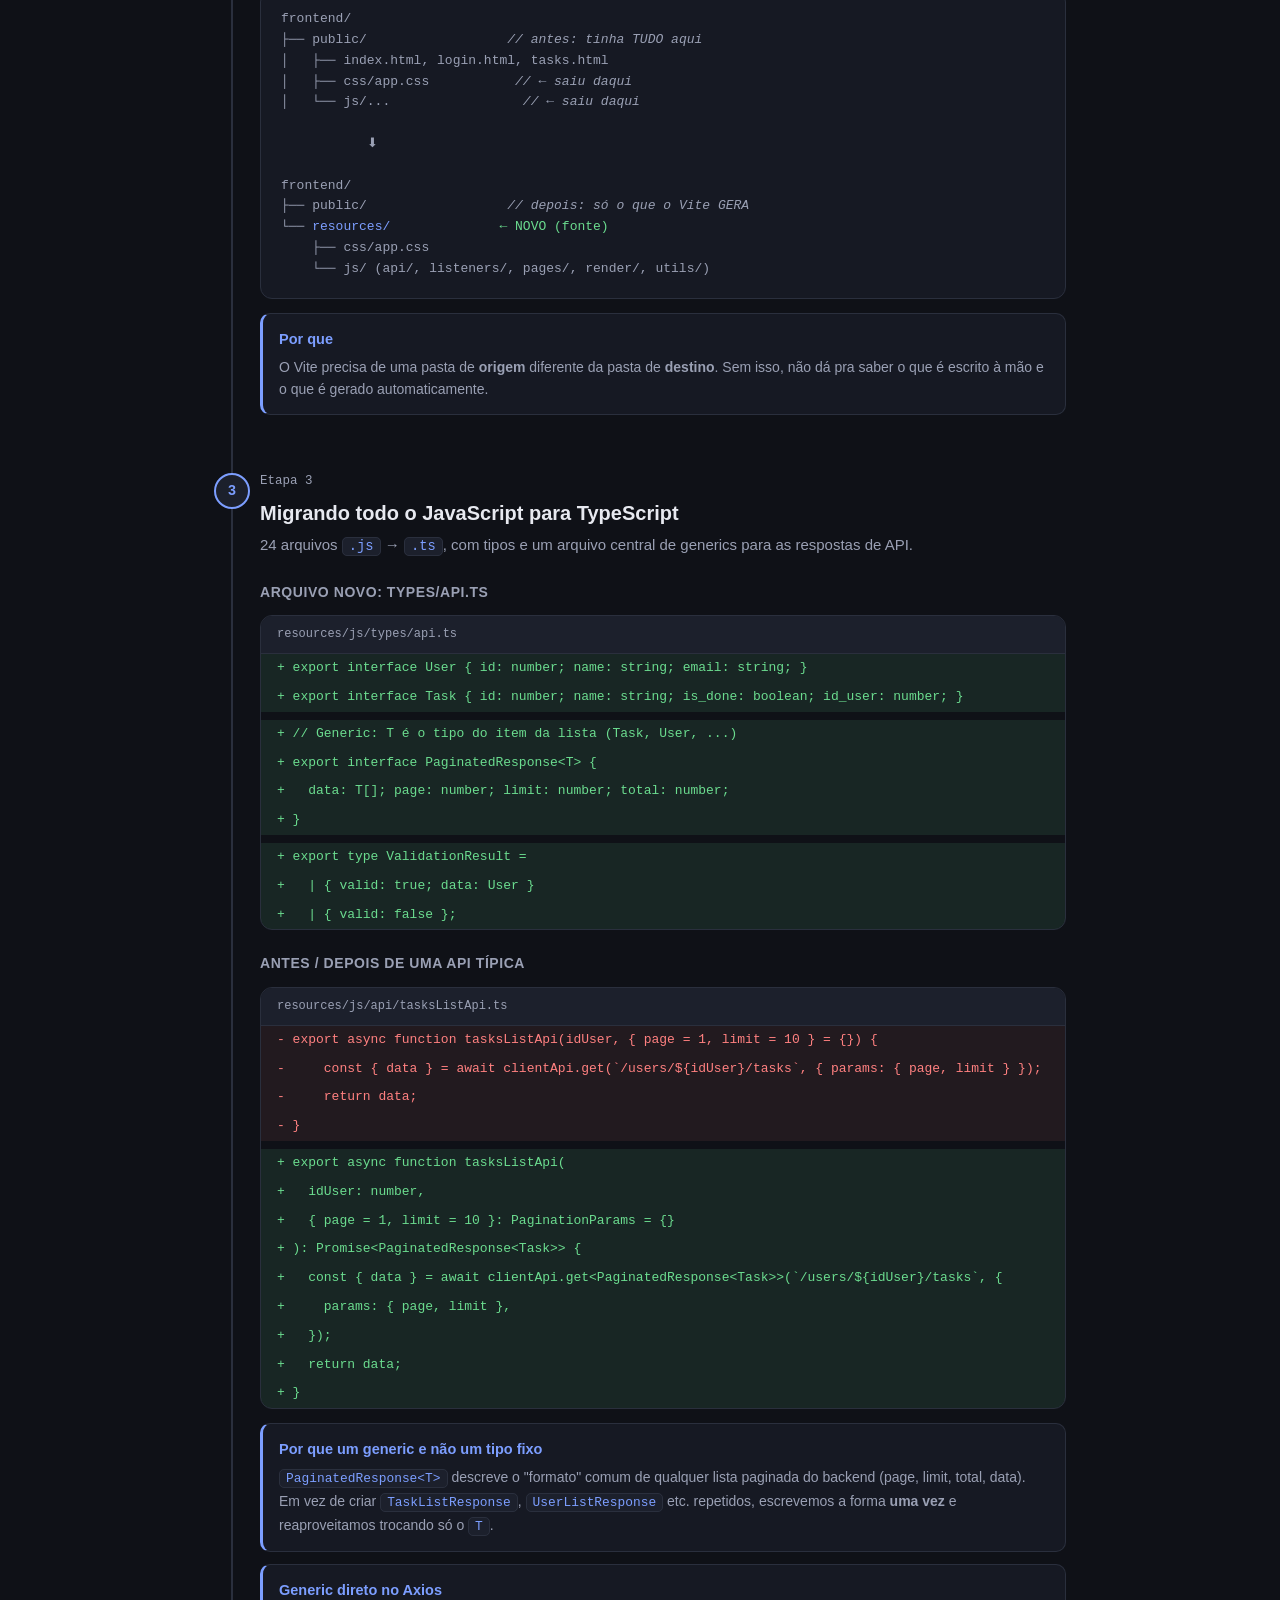
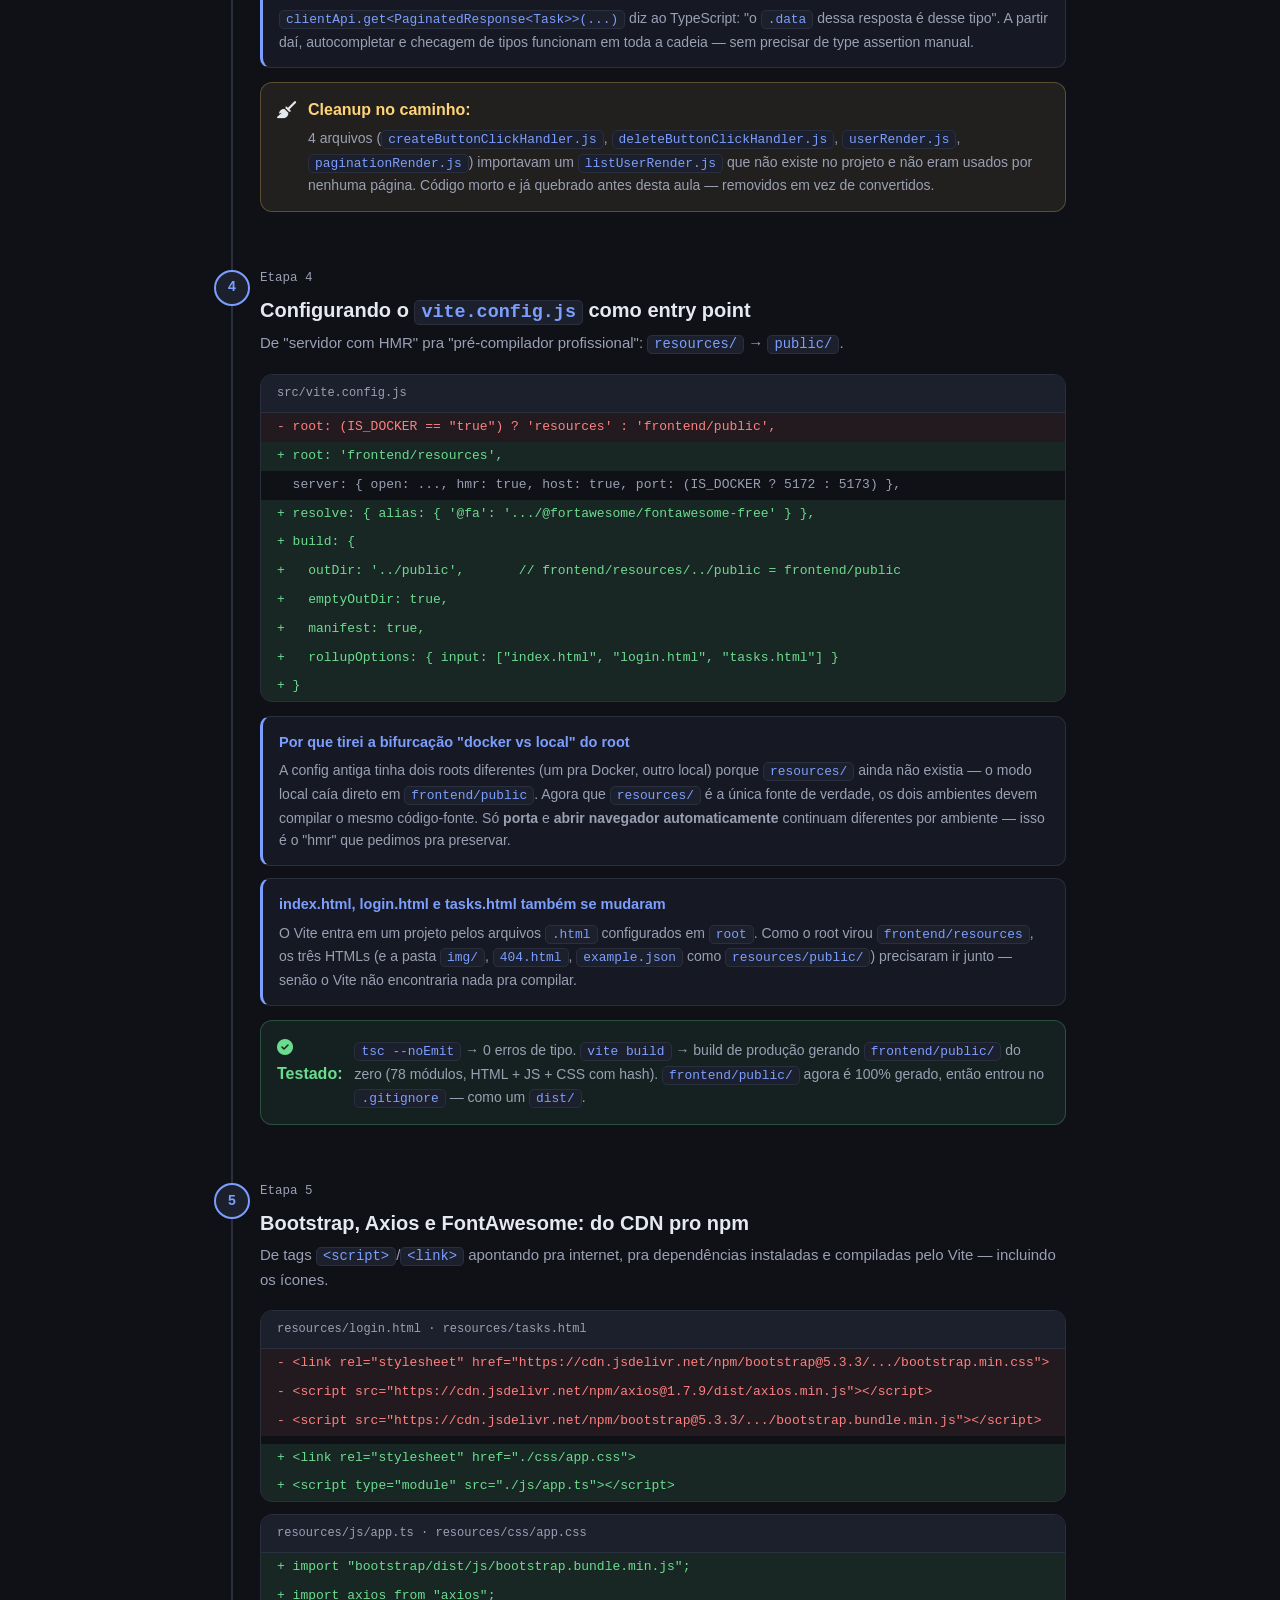
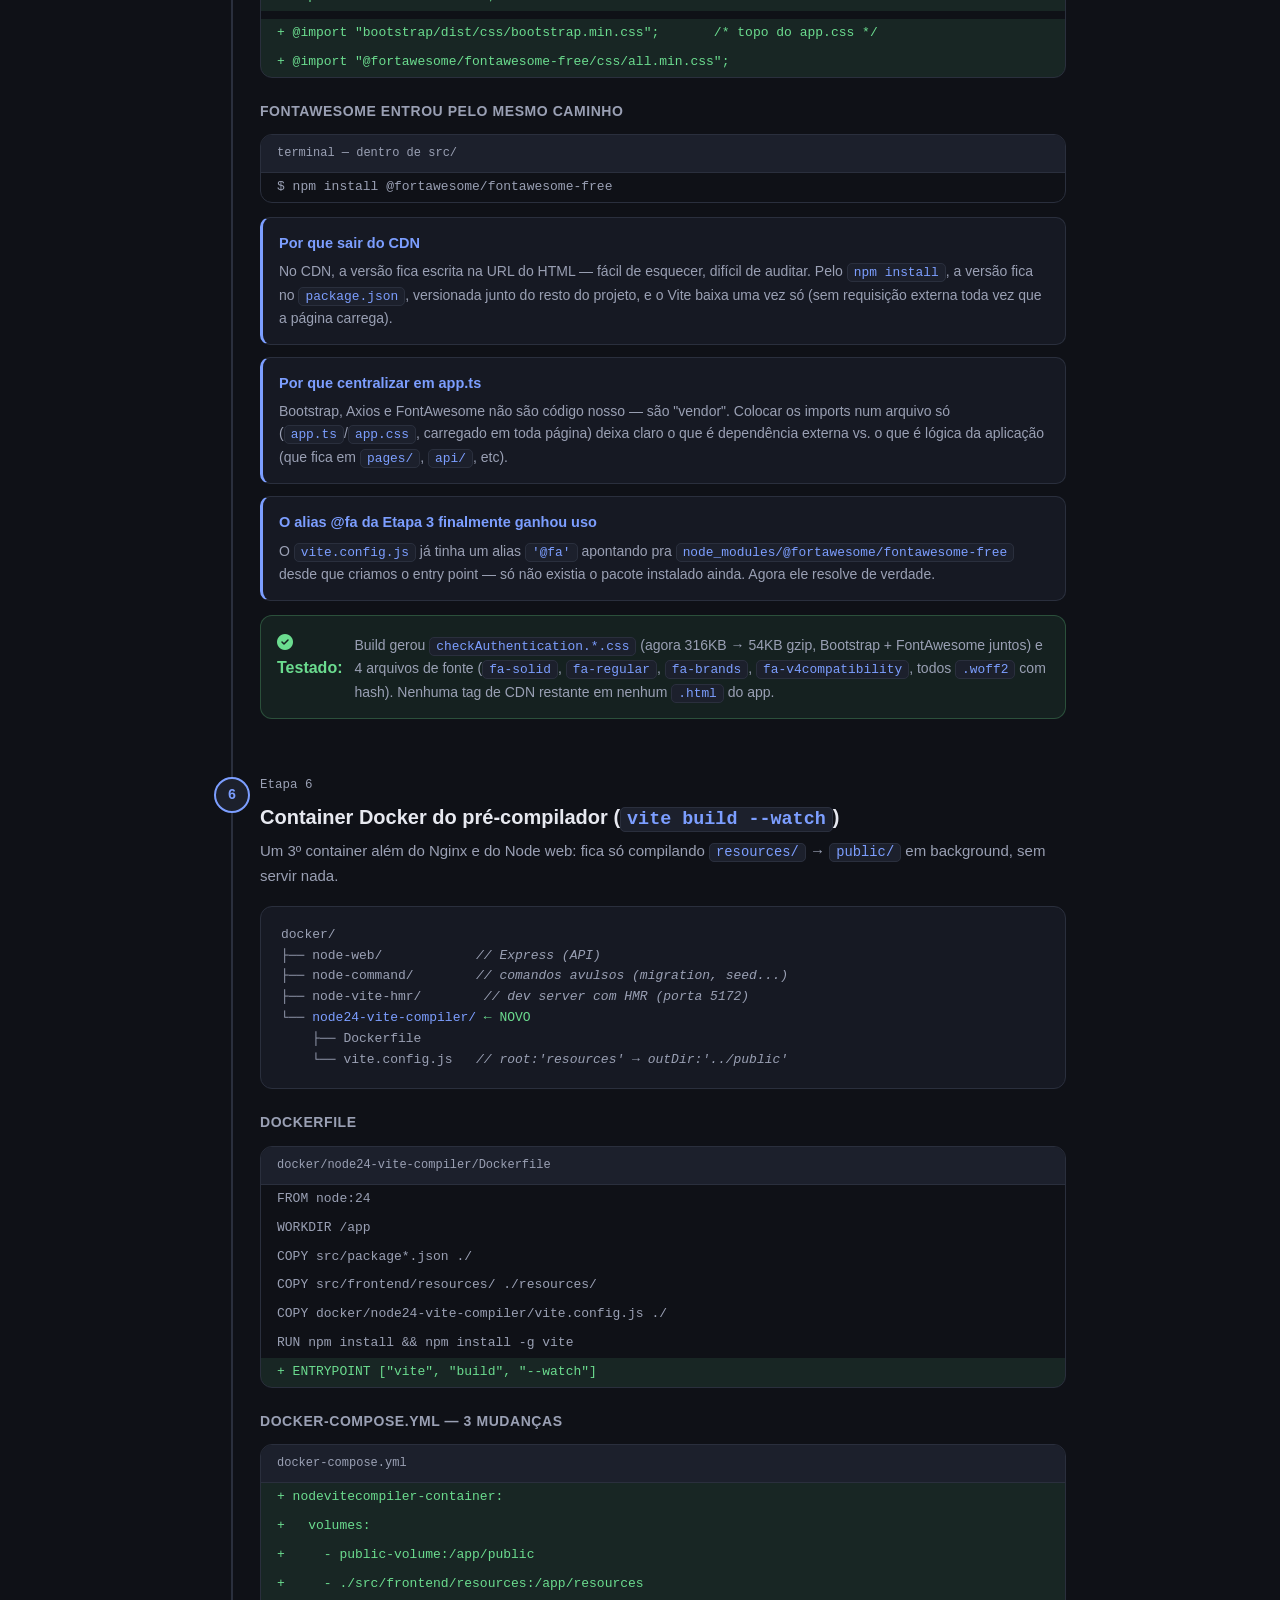
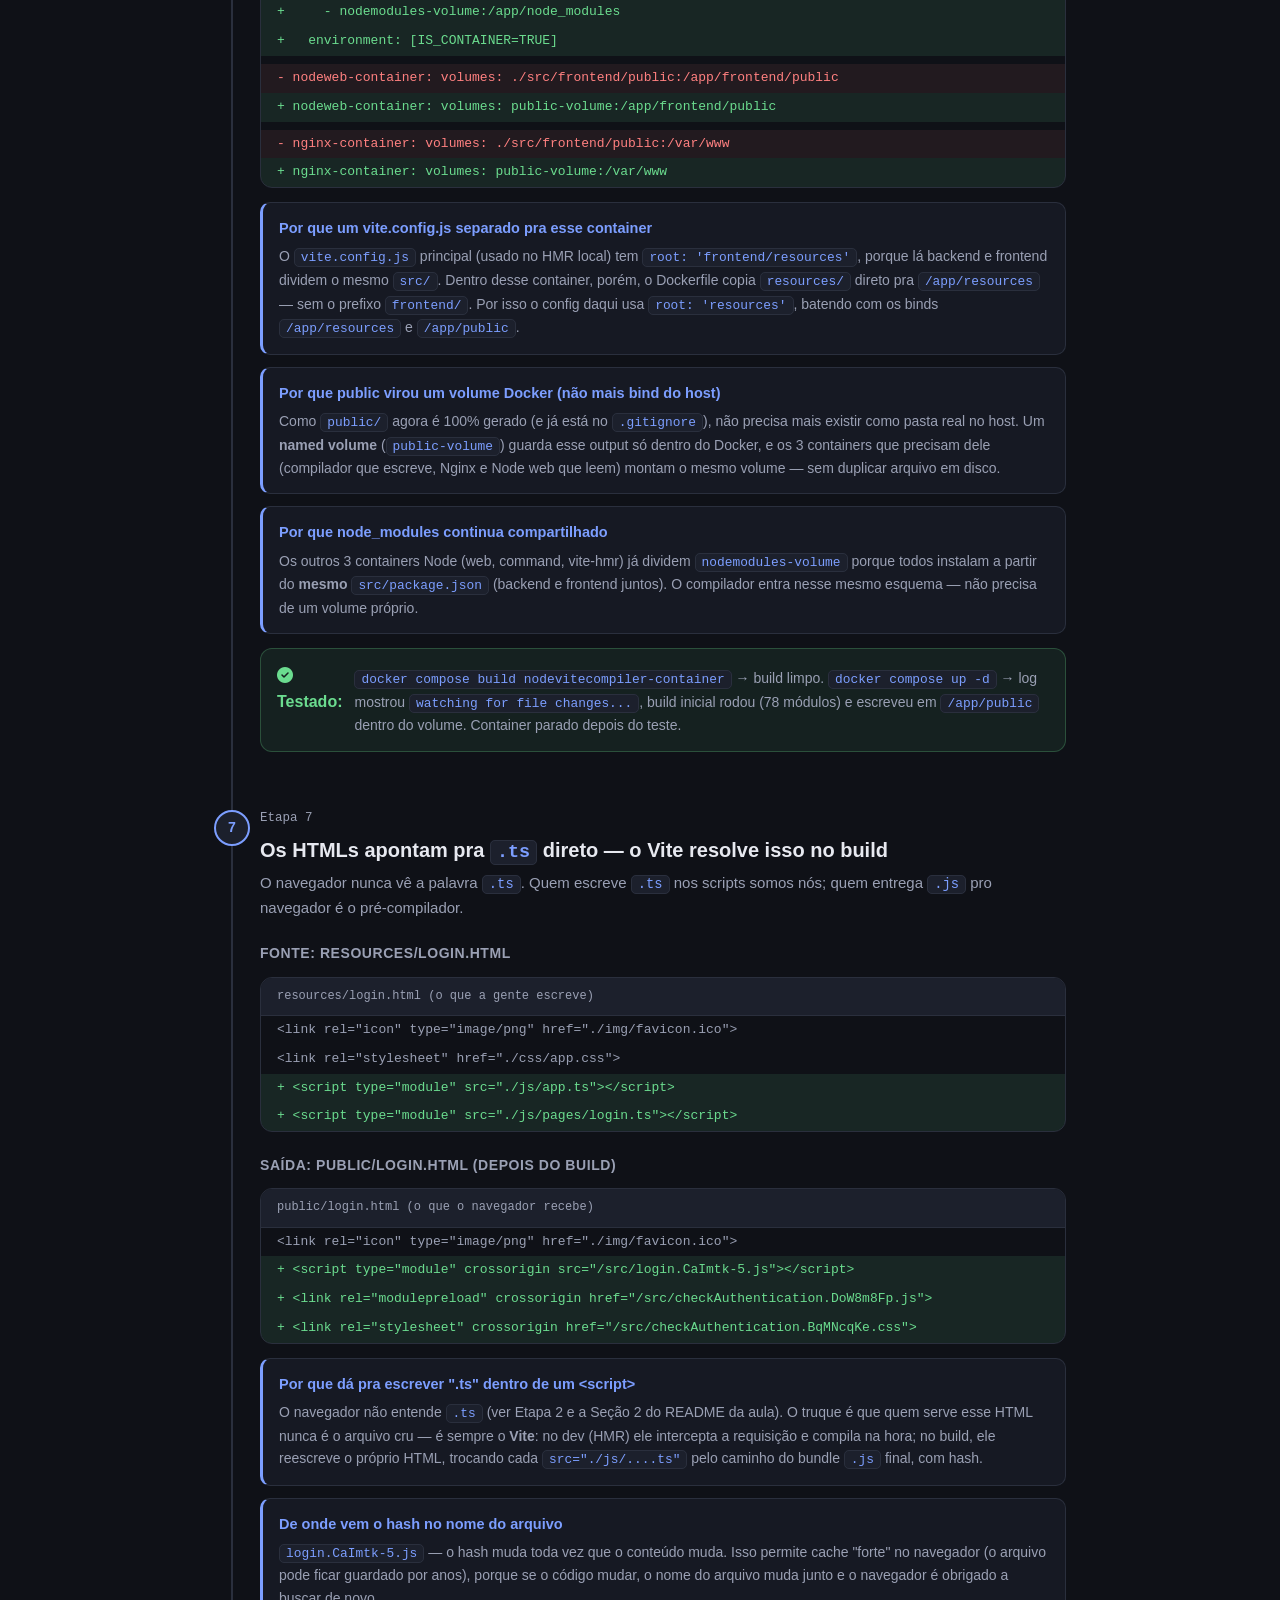
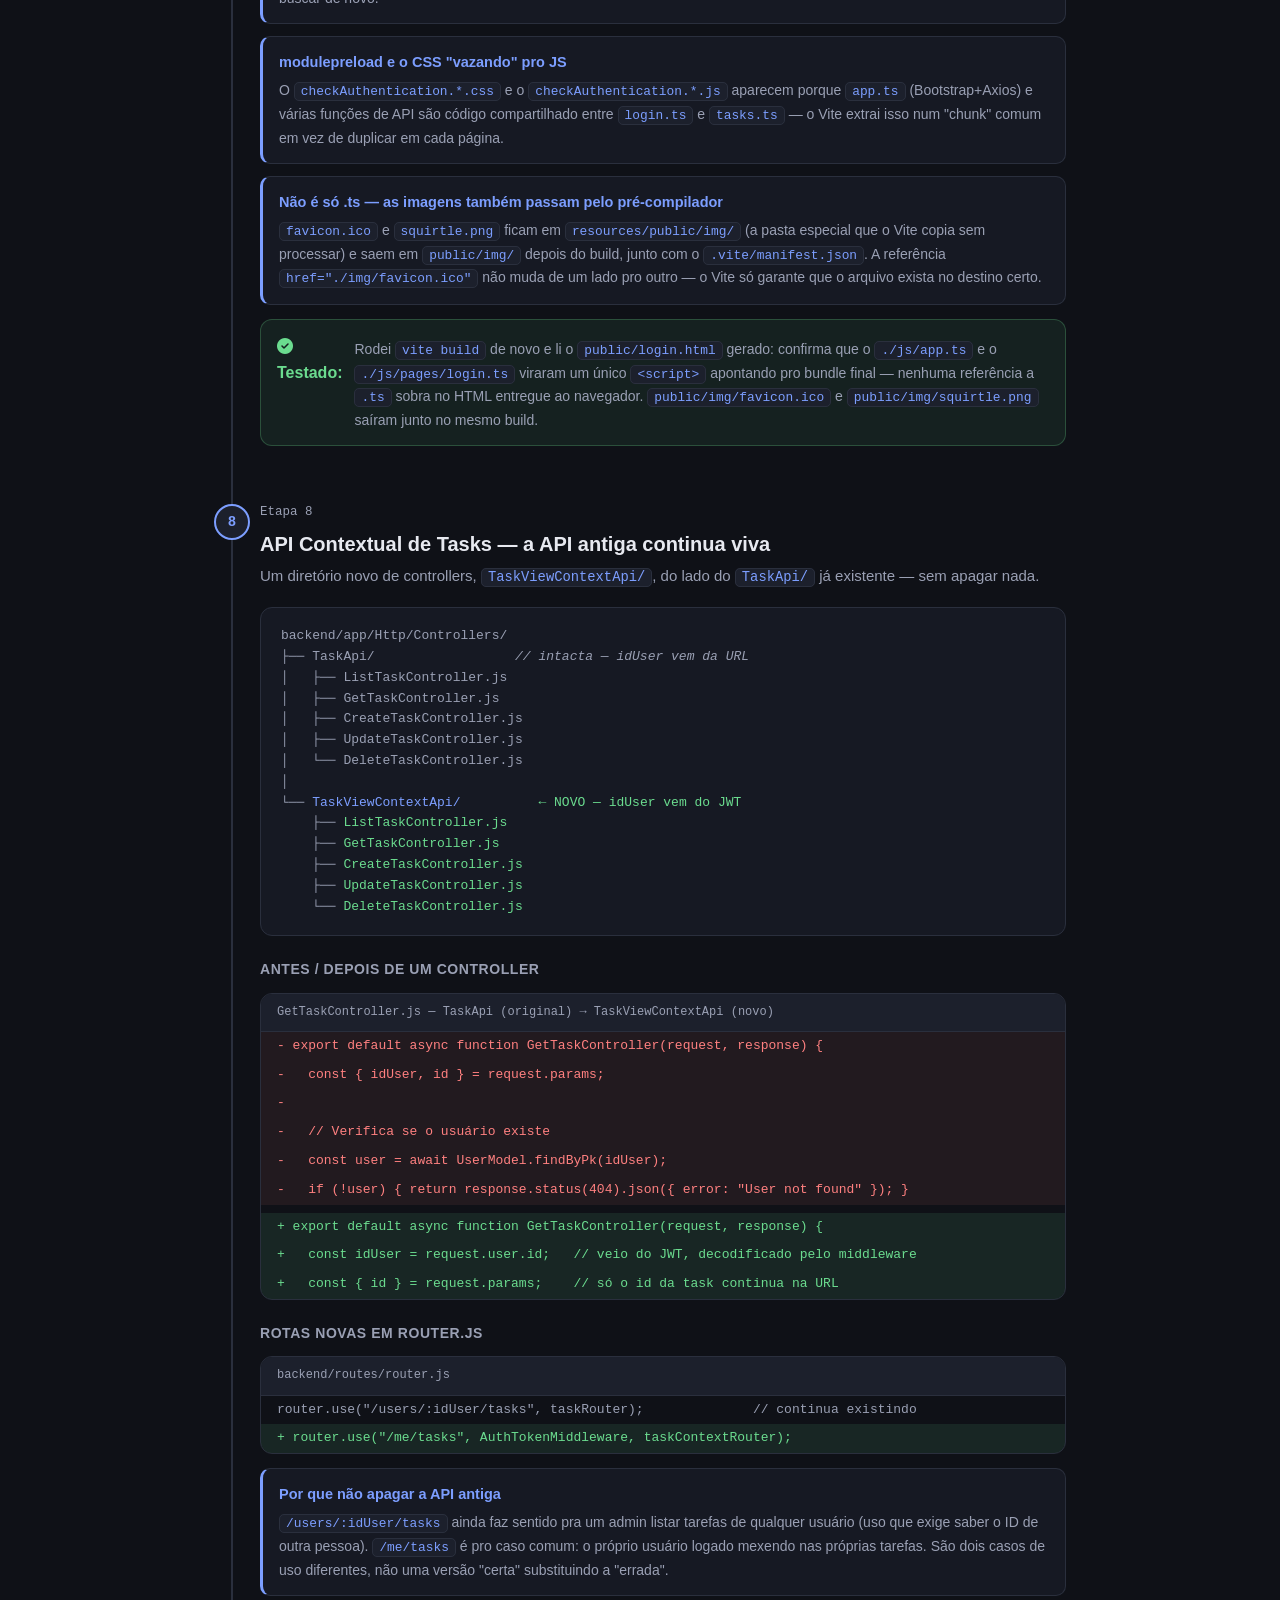
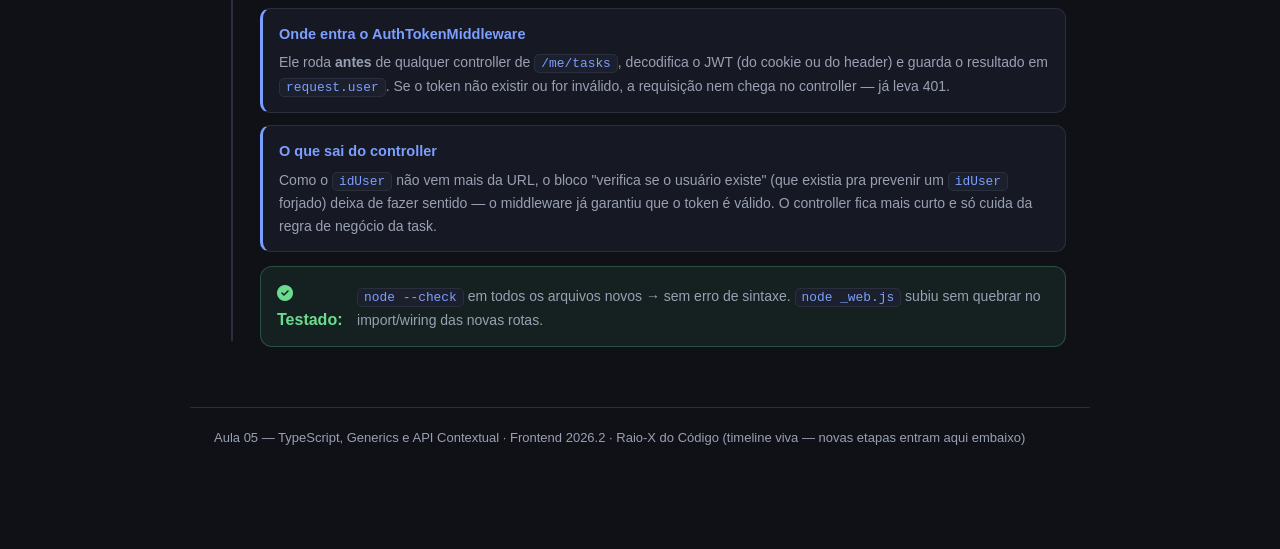
<file: aulas/05/raio-x/index.html>
<!DOCTYPE html>
<html lang="pt-BR">
<head>
<meta charset="UTF-8">
<meta name="viewport" content="width=device-width, initial-scale=1.0">
<title>Raio-X do Código — Aula 05</title>
<style>
  :root {
    --bg: #0f1117;
    --bg-panel: #161923;
    --bg-panel-2: #1c202c;
    --border: #2a2f3d;
    --text: #e7e9f0;
    --text-dim: #9aa0b4;
    --accent: #7c9eff;
    --accent-soft: rgba(124, 158, 255, 0.12);
    --green: #6bdc8f;
    --green-bg: rgba(107, 220, 143, 0.10);
    --red: #ff8080;
    --red-bg: rgba(255, 128, 128, 0.08);
    --yellow: #ffd479;
    --radius: 12px;
    --mono: "SFMono-Regular", Consolas, "Liberation Mono", Menlo, monospace;
    --sans: "Inter", -apple-system, BlinkMacSystemFont, "Segoe UI", sans-serif;
  }
  * { box-sizing: border-box; }
  body {
    margin: 0;
    background: var(--bg);
    color: var(--text);
    font-family: var(--sans);
    line-height: 1.6;
    padding: 0 0 100px;
  }
  header {
    padding: 48px 24px 32px;
    max-width: 900px;
    margin: 0 auto;
    border-bottom: 1px solid var(--border);
  }
  .kicker {
    display: inline-flex; align-items: center; gap: 8px;
    font-size: 13px; font-weight: 600; letter-spacing: 0.06em; text-transform: uppercase;
    color: var(--accent); background: var(--accent-soft);
    padding: 6px 12px; border-radius: 999px; margin-bottom: 18px;
  }
  h1 { font-size: 30px; margin: 0 0 10px; letter-spacing: -0.02em; }
  .meta { color: var(--text-dim); font-size: 14px; display: flex; gap: 16px; flex-wrap: wrap; margin-top: 12px; }

  main { max-width: 900px; margin: 0 auto; padding: 0 24px; }

  /* ── Timeline ── */
  .timeline { position: relative; margin-top: 40px; padding-left: 46px; }
  .timeline::before {
    content: ""; position: absolute; left: 17px; top: 6px; bottom: 6px;
    width: 2px; background: linear-gradient(var(--border), var(--border));
  }
  .entry { position: relative; margin-bottom: 56px; }
  .entry:last-child { margin-bottom: 0; }
  .entry-dot {
    position: absolute; left: -46px; top: 2px;
    width: 36px; height: 36px; border-radius: 50%;
    background: var(--bg-panel-2); border: 2px solid var(--accent);
    display: flex; align-items: center; justify-content: center;
    font-family: var(--mono); font-size: 14px; font-weight: 700; color: var(--accent);
    z-index: 1;
  }
  .entry-date {
    font-size: 12.5px; color: var(--text-dim); font-family: var(--mono);
    margin-bottom: 6px;
  }
  .entry h2 { font-size: 20px; margin: 0 0 4px; }
  .entry .sub { color: var(--text-dim); margin: 0 0 18px; font-size: 15px; }

  .panel {
    background: var(--bg-panel); border: 1px solid var(--border);
    border-radius: var(--radius); padding: 20px 22px; margin-top: 14px;
  }
  h3.block-title {
    font-size: 14px; text-transform: uppercase; letter-spacing: 0.04em;
    color: var(--text-dim); margin: 22px 0 8px;
  }

  .tree {
    font-family: var(--mono); font-size: 13px;
    background: var(--bg-panel); border: 1px solid var(--border); border-radius: var(--radius);
    padding: 18px 20px; overflow-x: auto; white-space: pre; color: var(--text-dim);
  }
  .tree .dir { color: var(--accent); }
  .tree .new { color: var(--green); }
  .tree .comment { color: var(--text-dim); font-style: italic; }

  .diff {
    font-family: var(--mono); font-size: 13px;
    border: 1px solid var(--border); border-radius: var(--radius); overflow: hidden; margin-top: 12px;
  }
  .diff .diff-head {
    background: var(--bg-panel-2); padding: 9px 16px; color: var(--text-dim);
    border-bottom: 1px solid var(--border); font-size: 12px;
  }
  .diff .line { padding: 4px 16px; white-space: pre; overflow-x: auto; }
  .diff .add { background: var(--green-bg); color: var(--green); }
  .diff .rem { background: var(--red-bg); color: var(--red); }
  .diff .ctx { color: var(--text-dim); }

  .why { display: grid; gap: 12px; margin-top: 14px; }
  .why-card {
    background: var(--bg-panel); border: 1px solid var(--border); border-left: 3px solid var(--accent);
    border-radius: 10px; padding: 14px 16px;
  }
  .why-card h4 { margin: 0 0 5px; font-size: 14.5px; color: var(--accent); }
  .why-card p { margin: 0; color: var(--text-dim); font-size: 14px; }

  .callout {
    display: flex; gap: 12px; background: rgba(255, 212, 121, 0.08);
    border: 1px solid rgba(255, 212, 121, 0.25); border-radius: var(--radius);
    padding: 14px 16px; margin-top: 14px;
  }
  .callout .icon { font-size: 17px; }
  .callout strong { color: var(--yellow); }
  .callout p { margin: 4px 0 0; color: var(--text-dim); font-size: 14px; }

  .ok {
    display: flex; gap: 12px; background: rgba(107, 220, 143, 0.08);
    border: 1px solid rgba(107, 220, 143, 0.25); border-radius: var(--radius);
    padding: 14px 16px; margin-top: 14px;
  }
  .ok strong { color: var(--green); }
  .ok p { margin: 4px 0 0; color: var(--text-dim); font-size: 14px; }

  code.inline {
    font-family: var(--mono); background: var(--bg-panel-2); border: 1px solid var(--border);
    padding: 1px 6px; border-radius: 5px; font-size: 0.92em; color: var(--accent);
  }

  .badge-row { display: flex; gap: 8px; flex-wrap: wrap; margin-top: 4px; }
  .badge {
    font-family: var(--mono); font-size: 12px; color: var(--text-dim);
    background: var(--bg-panel-2); border: 1px solid var(--border);
    padding: 3px 10px; border-radius: 999px;
  }

  footer {
    max-width: 900px; margin: 60px auto 0; padding: 20px 24px 0;
    border-top: 1px solid var(--border); color: var(--text-dim); font-size: 13px;
  }
</style>
<link rel="stylesheet" href="https://cdnjs.cloudflare.com/ajax/libs/font-awesome/6.7.2/css/all.min.css">
</head>
<body>

<header>
  <span class="kicker">Raio-X do Código · Aula 05 · Timeline</span>
  <h1>TypeScript, Generics e Pré-Compilação com Vite</h1>
  <p class="meta">
    <span><i class="fa-solid fa-folder"></i> src/frontend</span>
    <span><i class="fa-solid fa-calendar-days"></i> 21/09/2026</span>
    <span><i class="fa-solid fa-wrench"></i> 8 etapas até agora</span>
  </p>
</header>

<main>
<div class="timeline">

  <!-- ETAPA 1 -->
  <div class="entry">
    <div class="entry-dot">1</div>
    <div class="entry-date">Etapa 1</div>
    <h2>Observação: o <code class="inline">package.json</code> real mora em <code class="inline">src/</code></h2>
    <p class="sub">Criamos aliases no <code class="inline">package.json</code> da raiz do repo pra não precisar lembrar de entrar em <code class="inline">src/</code> toda hora.</p>

    <div class="tree">./                          <span class="comment">// raiz do repositório (aulas/, docker/, docker-compose.yml...)</span>
├── package.json          <span class="new">← NOVO: só aliases, sem dependências próprias</span>
└── src/
    └── package.json      <span class="comment">// o package.json "de verdade": deps do backend + frontend</span></div>

    <div class="diff">
      <div class="diff-head">./package.json (raiz)</div>
      <div class="line ctx">{</div>
      <div class="line ctx">  "scripts": {</div>
      <div class="line ctx">    "web":         "cd src &amp;&amp; node _web.js",</div>
      <div class="line ctx">    "dev":         "cd src &amp;&amp; npm run dev",</div>
      <div class="line ctx">    "migrate":     "cd src &amp;&amp; node _command.js migrate",</div>
      <div class="line ctx">    "seed":        "cd src &amp;&amp; node _command.js seed",</div>
      <div class="line ctx">    "i":           "npm --prefix src install",</div>
      <div class="line add">+   "vite:dev":    "cd src &amp;&amp; npx vite",</div>
      <div class="line add">+   "vite:build":  "cd src &amp;&amp; npx vite build",</div>
      <div class="line add">+   "vite:watch":  "cd src &amp;&amp; npx vite build --watch",</div>
      <div class="line add">+   "docker:build":"docker compose build",</div>
      <div class="line add">+   "docker:up":   "docker compose up -d",</div>
      <div class="line add">+   "docker:down": "docker compose down"</div>
      <div class="line ctx">  }</div>
      <div class="line ctx">}</div>
    </div>

    <div class="why">
      <div class="why-card">
        <h4>Por que dois package.json</h4>
        <p>O de <code class="inline">src/</code> é o real: lista <code class="inline">express</code>, <code class="inline">axios</code>, <code class="inline">bootstrap</code>, <code class="inline">vite</code>, <code class="inline">typescript</code> etc — é onde <code class="inline">npm install</code> baixa coisa de verdade. O da raiz não tem <code class="inline">dependencies</code> nenhuma: existe só pra guardar <strong>atalhos</strong> (aliases), porque rodar comandos direto da raiz do projeto (onde também está o <code class="inline">docker-compose.yml</code>) é mais natural do que ficar entrando/saindo de <code class="inline">src/</code>.</p>
      </div>
      <div class="why-card">
        <h4>"cd src &amp;&amp;" em vez de "--prefix"</h4>
        <p>A opção <code class="inline">npm --prefix src exec vite build</code> parece equivalente, mas <strong>não muda o diretório de trabalho</strong> do comando — só troca de onde o npm busca o binário. Como o <code class="inline">vite.config.js</code> usa caminhos relativos (<code class="inline">root: 'frontend/resources'</code>), rodar com o cwd errado quebra a resolução do <code class="inline">index.html</code>. <code class="inline">cd src &amp;&amp; npx vite build</code> resolve isso rodando o comando de dentro da pasta certa.</p>
      </div>
    </div>

    <div class="ok">
      <strong><i class="fa-solid fa-circle-check"></i> Testado:</strong>
      <p><code class="inline">npm run vite:build</code> (da raiz) → build de produção completo. <code class="inline">npm run docker:build -- nodevitecompiler-container</code> → imagem buildada. Os aliases antigos (<code class="inline">web</code>, <code class="inline">dev</code>, <code class="inline">migrate</code>, <code class="inline">seed</code>, <code class="inline">i</code>) continuam intactos.</p>
    </div>
  </div>

  <!-- ETAPA 2 -->
  <div class="entry">
    <div class="entry-dot">2</div>
    <div class="entry-date">Etapa 2</div>
    <h2>Criando o diretório <code class="inline">resources/</code></h2>
    <p class="sub">Separar código-fonte (o que escrevemos) do código de saída (o que o navegador recebe).</p>

    <div class="tree">frontend/
├── public/                  <span class="comment">// antes: tinha TUDO aqui</span>
│   ├── index.html, login.html, tasks.html
│   ├── css/app.css           <span class="comment">// ← saiu daqui</span>
│   └── js/...                 <span class="comment">// ← saiu daqui</span>

           ⬇

frontend/
├── public/                  <span class="comment">// depois: só o que o Vite GERA</span>
└── <span class="dir">resources/</span>              <span class="new">← NOVO (fonte)</span>
    ├── css/app.css
    └── js/ (api/, listeners/, pages/, render/, utils/)</div>

    <div class="why">
      <div class="why-card">
        <h4>Por que</h4>
        <p>O Vite precisa de uma pasta de <strong>origem</strong> diferente da pasta de <strong>destino</strong>. Sem isso, não dá pra saber o que é escrito à mão e o que é gerado automaticamente.</p>
      </div>
    </div>
  </div>

  <!-- ETAPA 3 -->
  <div class="entry">
    <div class="entry-dot">3</div>
    <div class="entry-date">Etapa 3</div>
    <h2>Migrando todo o JavaScript para TypeScript</h2>
    <p class="sub">24 arquivos <code class="inline">.js</code> → <code class="inline">.ts</code>, com tipos e um arquivo central de generics para as respostas de API.</p>

    <h3 class="block-title">Arquivo novo: types/api.ts</h3>
    <div class="diff">
      <div class="diff-head">resources/js/types/api.ts</div>
      <div class="line add">+ export interface User { id: number; name: string; email: string; }</div>
      <div class="line add">+ export interface Task { id: number; name: string; is_done: boolean; id_user: number; }</div>
      <div class="line ctx"></div>
      <div class="line add">+ // Generic: T é o tipo do item da lista (Task, User, ...)</div>
      <div class="line add">+ export interface PaginatedResponse&lt;T&gt; {</div>
      <div class="line add">+   data: T[]; page: number; limit: number; total: number;</div>
      <div class="line add">+ }</div>
      <div class="line ctx"></div>
      <div class="line add">+ export type ValidationResult =</div>
      <div class="line add">+   | { valid: true; data: User }</div>
      <div class="line add">+   | { valid: false };</div>
    </div>

    <h3 class="block-title">Antes / depois de uma API típica</h3>
    <div class="diff">
      <div class="diff-head">resources/js/api/tasksListApi.ts</div>
      <div class="line rem">- export async function tasksListApi(idUser, { page = 1, limit = 10 } = {}) {</div>
      <div class="line rem">-     const { data } = await clientApi.get(`/users/${idUser}/tasks`, { params: { page, limit } });</div>
      <div class="line rem">-     return data;</div>
      <div class="line rem">- }</div>
      <div class="line ctx"></div>
      <div class="line add">+ export async function tasksListApi(</div>
      <div class="line add">+   idUser: number,</div>
      <div class="line add">+   { page = 1, limit = 10 }: PaginationParams = {}</div>
      <div class="line add">+ ): Promise&lt;PaginatedResponse&lt;Task&gt;&gt; {</div>
      <div class="line add">+   const { data } = await clientApi.get&lt;PaginatedResponse&lt;Task&gt;&gt;(`/users/${idUser}/tasks`, {</div>
      <div class="line add">+     params: { page, limit },</div>
      <div class="line add">+   });</div>
      <div class="line add">+   return data;</div>
      <div class="line add">+ }</div>
    </div>

    <div class="why">
      <div class="why-card">
        <h4>Por que um generic e não um tipo fixo</h4>
        <p><code class="inline">PaginatedResponse&lt;T&gt;</code> descreve o "formato" comum de qualquer lista paginada do backend (page, limit, total, data). Em vez de criar <code class="inline">TaskListResponse</code>, <code class="inline">UserListResponse</code> etc. repetidos, escrevemos a forma <strong>uma vez</strong> e reaproveitamos trocando só o <code class="inline">T</code>.</p>
      </div>
      <div class="why-card">
        <h4>Generic direto no Axios</h4>
        <p><code class="inline">clientApi.get&lt;PaginatedResponse&lt;Task&gt;&gt;(...)</code> diz ao TypeScript: "o <code class="inline">.data</code> dessa resposta é desse tipo". A partir daí, autocompletar e checagem de tipos funcionam em toda a cadeia — sem precisar de type assertion manual.</p>
      </div>
    </div>

    <div class="callout">
      <span class="icon"><i class="fa-solid fa-broom"></i></span>
      <div>
        <strong>Cleanup no caminho:</strong>
        <p>4 arquivos (<code class="inline">createButtonClickHandler.js</code>, <code class="inline">deleteButtonClickHandler.js</code>, <code class="inline">userRender.js</code>, <code class="inline">paginationRender.js</code>) importavam um <code class="inline">listUserRender.js</code> que não existe no projeto e não eram usados por nenhuma página. Código morto e já quebrado antes desta aula — removidos em vez de convertidos.</p>
      </div>
    </div>
  </div>

  <!-- ETAPA 4 -->
  <div class="entry">
    <div class="entry-dot">4</div>
    <div class="entry-date">Etapa 4</div>
    <h2>Configurando o <code class="inline">vite.config.js</code> como entry point</h2>
    <p class="sub">De "servidor com HMR" pra "pré-compilador profissional": <code class="inline">resources/</code> → <code class="inline">public/</code>.</p>

    <div class="diff">
      <div class="diff-head">src/vite.config.js</div>
      <div class="line rem">- root: (IS_DOCKER == "true") ? 'resources' : 'frontend/public',</div>
      <div class="line add">+ root: 'frontend/resources',</div>
      <div class="line ctx">  server: { open: ..., hmr: true, host: true, port: (IS_DOCKER ? 5172 : 5173) },</div>
      <div class="line add">+ resolve: { alias: { '@fa': '.../@fortawesome/fontawesome-free' } },</div>
      <div class="line add">+ build: {</div>
      <div class="line add">+   outDir: '../public',       // frontend/resources/../public = frontend/public</div>
      <div class="line add">+   emptyOutDir: true,</div>
      <div class="line add">+   manifest: true,</div>
      <div class="line add">+   rollupOptions: { input: ["index.html", "login.html", "tasks.html"] }</div>
      <div class="line add">+ }</div>
    </div>

    <div class="why">
      <div class="why-card">
        <h4>Por que tirei a bifurcação "docker vs local" do root</h4>
        <p>A config antiga tinha dois roots diferentes (um pra Docker, outro local) porque <code class="inline">resources/</code> ainda não existia — o modo local caía direto em <code class="inline">frontend/public</code>. Agora que <code class="inline">resources/</code> é a única fonte de verdade, os dois ambientes devem compilar o mesmo código-fonte. Só <strong>porta</strong> e <strong>abrir navegador automaticamente</strong> continuam diferentes por ambiente — isso é o "hmr" que pedimos pra preservar.</p>
      </div>
      <div class="why-card">
        <h4>index.html, login.html e tasks.html também se mudaram</h4>
        <p>O Vite entra em um projeto pelos arquivos <code class="inline">.html</code> configurados em <code class="inline">root</code>. Como o root virou <code class="inline">frontend/resources</code>, os três HTMLs (e a pasta <code class="inline">img/</code>, <code class="inline">404.html</code>, <code class="inline">example.json</code> como <code class="inline">resources/public/</code>) precisaram ir junto — senão o Vite não encontraria nada pra compilar.</p>
      </div>
    </div>

    <div class="ok">
      <strong><i class="fa-solid fa-circle-check"></i> Testado:</strong>
      <p><code class="inline">tsc --noEmit</code> → 0 erros de tipo. <code class="inline">vite build</code> → build de produção gerando <code class="inline">frontend/public/</code> do zero (78 módulos, HTML + JS + CSS com hash). <code class="inline">frontend/public/</code> agora é 100% gerado, então entrou no <code class="inline">.gitignore</code> — como um <code class="inline">dist/</code>.</p>
    </div>
  </div>

  <!-- ETAPA 5 -->
  <div class="entry">
    <div class="entry-dot">5</div>
    <div class="entry-date">Etapa 5</div>
    <h2>Bootstrap, Axios e FontAwesome: do CDN pro npm</h2>
    <p class="sub">De tags <code class="inline">&lt;script&gt;</code>/<code class="inline">&lt;link&gt;</code> apontando pra internet, pra dependências instaladas e compiladas pelo Vite — incluindo os ícones.</p>

    <div class="diff">
      <div class="diff-head">resources/login.html · resources/tasks.html</div>
      <div class="line rem">- &lt;link rel="stylesheet" href="https://cdn.jsdelivr.net/npm/bootstrap@5.3.3/.../bootstrap.min.css"&gt;</div>
      <div class="line rem">- &lt;script src="https://cdn.jsdelivr.net/npm/axios@1.7.9/dist/axios.min.js"&gt;&lt;/script&gt;</div>
      <div class="line rem">- &lt;script src="https://cdn.jsdelivr.net/npm/bootstrap@5.3.3/.../bootstrap.bundle.min.js"&gt;&lt;/script&gt;</div>
      <div class="line ctx"></div>
      <div class="line add">+ &lt;link rel="stylesheet" href="./css/app.css"&gt;</div>
      <div class="line add">+ &lt;script type="module" src="./js/app.ts"&gt;&lt;/script&gt;</div>
    </div>

    <div class="diff">
      <div class="diff-head">resources/js/app.ts · resources/css/app.css</div>
      <div class="line add">+ import "bootstrap/dist/js/bootstrap.bundle.min.js";</div>
      <div class="line add">+ import axios from "axios";</div>
      <div class="line ctx"></div>
      <div class="line add">+ @import "bootstrap/dist/css/bootstrap.min.css";       /* topo do app.css */</div>
      <div class="line add">+ @import "@fortawesome/fontawesome-free/css/all.min.css";</div>
    </div>

    <h3 class="block-title">FontAwesome entrou pelo mesmo caminho</h3>
    <div class="diff">
      <div class="diff-head">terminal — dentro de src/</div>
      <div class="line ctx">$ npm install @fortawesome/fontawesome-free</div>
    </div>

    <div class="why">
      <div class="why-card">
        <h4>Por que sair do CDN</h4>
        <p>No CDN, a versão fica escrita na URL do HTML — fácil de esquecer, difícil de auditar. Pelo <code class="inline">npm install</code>, a versão fica no <code class="inline">package.json</code>, versionada junto do resto do projeto, e o Vite baixa uma vez só (sem requisição externa toda vez que a página carrega).</p>
      </div>
      <div class="why-card">
        <h4>Por que centralizar em app.ts</h4>
        <p>Bootstrap, Axios e FontAwesome não são código nosso — são "vendor". Colocar os imports num arquivo só (<code class="inline">app.ts</code>/<code class="inline">app.css</code>, carregado em toda página) deixa claro o que é dependência externa vs. o que é lógica da aplicação (que fica em <code class="inline">pages/</code>, <code class="inline">api/</code>, etc).</p>
      </div>
      <div class="why-card">
        <h4>O alias @fa da Etapa 3 finalmente ganhou uso</h4>
        <p>O <code class="inline">vite.config.js</code> já tinha um alias <code class="inline">'@fa'</code> apontando pra <code class="inline">node_modules/@fortawesome/fontawesome-free</code> desde que criamos o entry point — só não existia o pacote instalado ainda. Agora ele resolve de verdade.</p>
      </div>
    </div>

    <div class="ok">
      <strong><i class="fa-solid fa-circle-check"></i> Testado:</strong>
      <p>Build gerou <code class="inline">checkAuthentication.*.css</code> (agora 316KB → 54KB gzip, Bootstrap + FontAwesome juntos) e 4 arquivos de fonte (<code class="inline">fa-solid</code>, <code class="inline">fa-regular</code>, <code class="inline">fa-brands</code>, <code class="inline">fa-v4compatibility</code>, todos <code class="inline">.woff2</code> com hash). Nenhuma tag de CDN restante em nenhum <code class="inline">.html</code> do app.</p>
    </div>
  </div>

  <!-- ETAPA 6 -->
  <div class="entry">
    <div class="entry-dot">6</div>
    <div class="entry-date">Etapa 6</div>
    <h2>Container Docker do pré-compilador (<code class="inline">vite build --watch</code>)</h2>
    <p class="sub">Um 3º container além do Nginx e do Node web: fica só compilando <code class="inline">resources/</code> → <code class="inline">public/</code> em background, sem servir nada.</p>

    <div class="tree">docker/
├── node-web/            <span class="comment">// Express (API)</span>
├── node-command/        <span class="comment">// comandos avulsos (migration, seed...)</span>
├── node-vite-hmr/        <span class="comment">// dev server com HMR (porta 5172)</span>
└── <span class="dir">node24-vite-compiler/</span> <span class="new">← NOVO</span>
    ├── Dockerfile
    └── vite.config.js   <span class="comment">// root:'resources' → outDir:'../public'</span></div>

    <h3 class="block-title">Dockerfile</h3>
    <div class="diff">
      <div class="diff-head">docker/node24-vite-compiler/Dockerfile</div>
      <div class="line ctx">FROM node:24</div>
      <div class="line ctx">WORKDIR /app</div>
      <div class="line ctx">COPY src/package*.json ./</div>
      <div class="line ctx">COPY src/frontend/resources/ ./resources/</div>
      <div class="line ctx">COPY docker/node24-vite-compiler/vite.config.js ./</div>
      <div class="line ctx">RUN npm install &amp;&amp; npm install -g vite</div>
      <div class="line add">+ ENTRYPOINT ["vite", "build", "--watch"]</div>
    </div>

    <h3 class="block-title">docker-compose.yml — 3 mudanças</h3>
    <div class="diff">
      <div class="diff-head">docker-compose.yml</div>
      <div class="line add">+ nodevitecompiler-container:</div>
      <div class="line add">+   volumes:</div>
      <div class="line add">+     - public-volume:/app/public</div>
      <div class="line add">+     - ./src/frontend/resources:/app/resources</div>
      <div class="line add">+     - nodemodules-volume:/app/node_modules</div>
      <div class="line add">+   environment: [IS_CONTAINER=TRUE]</div>
      <div class="line ctx"></div>
      <div class="line rem">- nodeweb-container: volumes: ./src/frontend/public:/app/frontend/public</div>
      <div class="line add">+ nodeweb-container: volumes: public-volume:/app/frontend/public</div>
      <div class="line ctx"></div>
      <div class="line rem">- nginx-container: volumes: ./src/frontend/public:/var/www</div>
      <div class="line add">+ nginx-container: volumes: public-volume:/var/www</div>
    </div>

    <div class="why">
      <div class="why-card">
        <h4>Por que um vite.config.js separado pra esse container</h4>
        <p>O <code class="inline">vite.config.js</code> principal (usado no HMR local) tem <code class="inline">root: 'frontend/resources'</code>, porque lá backend e frontend dividem o mesmo <code class="inline">src/</code>. Dentro desse container, porém, o Dockerfile copia <code class="inline">resources/</code> direto pra <code class="inline">/app/resources</code> — sem o prefixo <code class="inline">frontend/</code>. Por isso o config daqui usa <code class="inline">root: 'resources'</code>, batendo com os binds <code class="inline">/app/resources</code> e <code class="inline">/app/public</code>.</p>
      </div>
      <div class="why-card">
        <h4>Por que public virou um volume Docker (não mais bind do host)</h4>
        <p>Como <code class="inline">public/</code> agora é 100% gerado (e já está no <code class="inline">.gitignore</code>), não precisa mais existir como pasta real no host. Um <strong>named volume</strong> (<code class="inline">public-volume</code>) guarda esse output só dentro do Docker, e os 3 containers que precisam dele (compilador que escreve, Nginx e Node web que leem) montam o mesmo volume — sem duplicar arquivo em disco.</p>
      </div>
      <div class="why-card">
        <h4>Por que node_modules continua compartilhado</h4>
        <p>Os outros 3 containers Node (web, command, vite-hmr) já dividem <code class="inline">nodemodules-volume</code> porque todos instalam a partir do <strong>mesmo</strong> <code class="inline">src/package.json</code> (backend e frontend juntos). O compilador entra nesse mesmo esquema — não precisa de um volume próprio.</p>
      </div>
    </div>

    <div class="ok">
      <strong><i class="fa-solid fa-circle-check"></i> Testado:</strong>
      <p><code class="inline">docker compose build nodevitecompiler-container</code> → build limpo. <code class="inline">docker compose up -d</code> → log mostrou <code class="inline">watching for file changes...</code>, build inicial rodou (78 módulos) e escreveu em <code class="inline">/app/public</code> dentro do volume. Container parado depois do teste.</p>
    </div>
  </div>

  <!-- ETAPA 7 -->
  <div class="entry">
    <div class="entry-dot">7</div>
    <div class="entry-date">Etapa 7</div>
    <h2>Os HTMLs apontam pra <code class="inline">.ts</code> direto — o Vite resolve isso no build</h2>
    <p class="sub">O navegador nunca vê a palavra <code class="inline">.ts</code>. Quem escreve <code class="inline">.ts</code> nos scripts somos nós; quem entrega <code class="inline">.js</code> pro navegador é o pré-compilador.</p>

    <h3 class="block-title">Fonte: resources/login.html</h3>
    <div class="diff">
      <div class="diff-head">resources/login.html (o que a gente escreve)</div>
      <div class="line ctx">&lt;link rel="icon" type="image/png" href="./img/favicon.ico"&gt;</div>
      <div class="line ctx">&lt;link rel="stylesheet" href="./css/app.css"&gt;</div>
      <div class="line add">+ &lt;script type="module" src="./js/app.ts"&gt;&lt;/script&gt;</div>
      <div class="line add">+ &lt;script type="module" src="./js/pages/login.ts"&gt;&lt;/script&gt;</div>
    </div>

    <h3 class="block-title">Saída: public/login.html (depois do build)</h3>
    <div class="diff">
      <div class="diff-head">public/login.html (o que o navegador recebe)</div>
      <div class="line ctx">&lt;link rel="icon" type="image/png" href="./img/favicon.ico"&gt;</div>
      <div class="line add">+ &lt;script type="module" crossorigin src="/src/login.CaImtk-5.js"&gt;&lt;/script&gt;</div>
      <div class="line add">+ &lt;link rel="modulepreload" crossorigin href="/src/checkAuthentication.DoW8m8Fp.js"&gt;</div>
      <div class="line add">+ &lt;link rel="stylesheet" crossorigin href="/src/checkAuthentication.BqMNcqKe.css"&gt;</div>
    </div>

    <div class="why">
      <div class="why-card">
        <h4>Por que dá pra escrever ".ts" dentro de um &lt;script&gt;</h4>
        <p>O navegador não entende <code class="inline">.ts</code> (ver Etapa 2 e a Seção 2 do README da aula). O truque é que quem serve esse HTML nunca é o arquivo cru — é sempre o <strong>Vite</strong>: no dev (HMR) ele intercepta a requisição e compila na hora; no build, ele reescreve o próprio HTML, trocando cada <code class="inline">src="./js/....ts"</code> pelo caminho do bundle <code class="inline">.js</code> final, com hash.</p>
      </div>
      <div class="why-card">
        <h4>De onde vem o hash no nome do arquivo</h4>
        <p><code class="inline">login.CaImtk-5.js</code> — o hash muda toda vez que o conteúdo muda. Isso permite cache "forte" no navegador (o arquivo pode ficar guardado por anos), porque se o código mudar, o nome do arquivo muda junto e o navegador é obrigado a buscar de novo.</p>
      </div>
      <div class="why-card">
        <h4>modulepreload e o CSS "vazando" pro JS</h4>
        <p>O <code class="inline">checkAuthentication.*.css</code> e o <code class="inline">checkAuthentication.*.js</code> aparecem porque <code class="inline">app.ts</code> (Bootstrap+Axios) e várias funções de API são código compartilhado entre <code class="inline">login.ts</code> e <code class="inline">tasks.ts</code> — o Vite extrai isso num "chunk" comum em vez de duplicar em cada página.</p>
      </div>
      <div class="why-card">
        <h4>Não é só .ts — as imagens também passam pelo pré-compilador</h4>
        <p><code class="inline">favicon.ico</code> e <code class="inline">squirtle.png</code> ficam em <code class="inline">resources/public/img/</code> (a pasta especial que o Vite copia sem processar) e saem em <code class="inline">public/img/</code> depois do build, junto com o <code class="inline">.vite/manifest.json</code>. A referência <code class="inline">href="./img/favicon.ico"</code> não muda de um lado pro outro — o Vite só garante que o arquivo exista no destino certo.</p>
      </div>
    </div>

    <div class="ok">
      <strong><i class="fa-solid fa-circle-check"></i> Testado:</strong>
      <p>Rodei <code class="inline">vite build</code> de novo e li o <code class="inline">public/login.html</code> gerado: confirma que o <code class="inline">./js/app.ts</code> e o <code class="inline">./js/pages/login.ts</code> viraram um único <code class="inline">&lt;script&gt;</code> apontando pro bundle final — nenhuma referência a <code class="inline">.ts</code> sobra no HTML entregue ao navegador. <code class="inline">public/img/favicon.ico</code> e <code class="inline">public/img/squirtle.png</code> saíram junto no mesmo build.</p>
    </div>
  </div>

  <!-- ETAPA 8 -->
  <div class="entry">
    <div class="entry-dot">8</div>
    <div class="entry-date">Etapa 8</div>
    <h2>API Contextual de Tasks — a API antiga continua viva</h2>
    <p class="sub">Um diretório novo de controllers, <code class="inline">TaskViewContextApi/</code>, do lado do <code class="inline">TaskApi/</code> já existente — sem apagar nada.</p>

    <div class="tree">backend/app/Http/Controllers/
├── TaskApi/                  <span class="comment">// intacta — idUser vem da URL</span>
│   ├── ListTaskController.js
│   ├── GetTaskController.js
│   ├── CreateTaskController.js
│   ├── UpdateTaskController.js
│   └── DeleteTaskController.js
│
└── <span class="dir">TaskViewContextApi/</span>          <span class="new">← NOVO — idUser vem do JWT</span>
    ├── <span class="new">ListTaskController.js</span>
    ├── <span class="new">GetTaskController.js</span>
    ├── <span class="new">CreateTaskController.js</span>
    ├── <span class="new">UpdateTaskController.js</span>
    └── <span class="new">DeleteTaskController.js</span></div>

    <h3 class="block-title">Antes / depois de um controller</h3>
    <div class="diff">
      <div class="diff-head">GetTaskController.js — TaskApi (original) → TaskViewContextApi (novo)</div>
      <div class="line rem">- export default async function GetTaskController(request, response) {</div>
      <div class="line rem">-   const { idUser, id } = request.params;</div>
      <div class="line rem">-</div>
      <div class="line rem">-   // Verifica se o usuário existe</div>
      <div class="line rem">-   const user = await UserModel.findByPk(idUser);</div>
      <div class="line rem">-   if (!user) { return response.status(404).json({ error: "User not found" }); }</div>
      <div class="line ctx"></div>
      <div class="line add">+ export default async function GetTaskController(request, response) {</div>
      <div class="line add">+   const idUser = request.user.id;   // veio do JWT, decodificado pelo middleware</div>
      <div class="line add">+   const { id } = request.params;    // só o id da task continua na URL</div>
    </div>

    <h3 class="block-title">Rotas novas em router.js</h3>
    <div class="diff">
      <div class="diff-head">backend/routes/router.js</div>
      <div class="line ctx">router.use("/users/:idUser/tasks", taskRouter);              <span class="comment">// continua existindo</span></div>
      <div class="line add">+ router.use("/me/tasks", AuthTokenMiddleware, taskContextRouter);</div>
    </div>

    <div class="why">
      <div class="why-card">
        <h4>Por que não apagar a API antiga</h4>
        <p><code class="inline">/users/:idUser/tasks</code> ainda faz sentido pra um admin listar tarefas de qualquer usuário (uso que exige saber o ID de outra pessoa). <code class="inline">/me/tasks</code> é pro caso comum: o próprio usuário logado mexendo nas próprias tarefas. São dois casos de uso diferentes, não uma versão "certa" substituindo a "errada".</p>
      </div>
      <div class="why-card">
        <h4>Onde entra o AuthTokenMiddleware</h4>
        <p>Ele roda <strong>antes</strong> de qualquer controller de <code class="inline">/me/tasks</code>, decodifica o JWT (do cookie ou do header) e guarda o resultado em <code class="inline">request.user</code>. Se o token não existir ou for inválido, a requisição nem chega no controller — já leva 401.</p>
      </div>
      <div class="why-card">
        <h4>O que sai do controller</h4>
        <p>Como o <code class="inline">idUser</code> não vem mais da URL, o bloco "verifica se o usuário existe" (que existia pra prevenir um <code class="inline">idUser</code> forjado) deixa de fazer sentido — o middleware já garantiu que o token é válido. O controller fica mais curto e só cuida da regra de negócio da task.</p>
      </div>
    </div>

    <div class="ok">
      <strong><i class="fa-solid fa-circle-check"></i> Testado:</strong>
      <p><code class="inline">node --check</code> em todos os arquivos novos → sem erro de sintaxe. <code class="inline">node _web.js</code> subiu sem quebrar no import/wiring das novas rotas.</p>
    </div>
  </div>

</div>
</main>

<footer>
  Aula 05 — TypeScript, Generics e API Contextual · Frontend 2026.2 · Raio-X do Código (timeline viva — novas etapas entram aqui embaixo)
</footer>

</body>
</html>
</file>
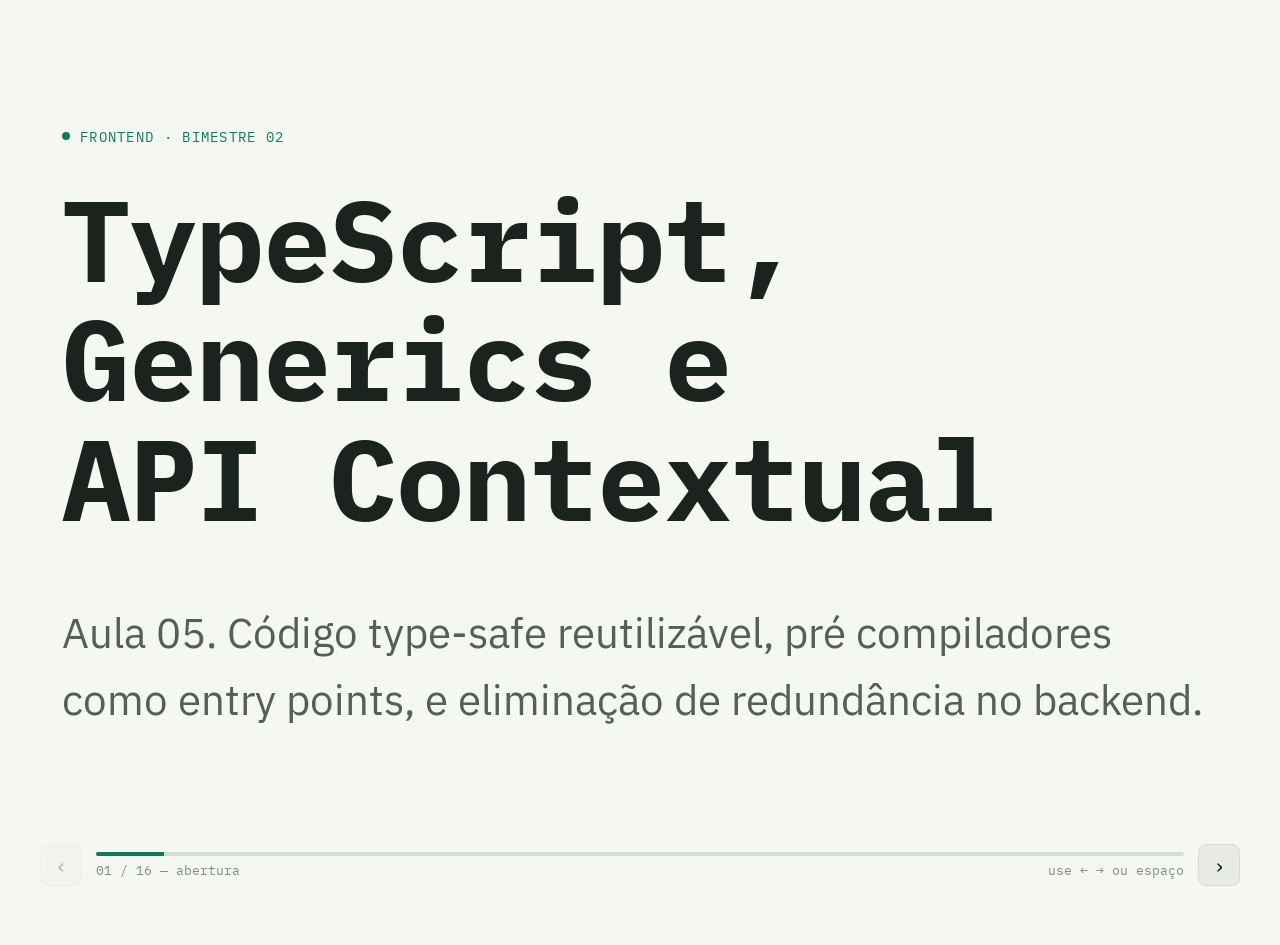
<file: aulas/05/slide/index.html>
<!DOCTYPE html>
<html lang="pt-BR">
<head>
<meta charset="UTF-8">
<meta name="viewport" content="width=device-width, initial-scale=1">
<title>Aula 05 — TypeScript, Generics e API Contextual</title>
<link rel="icon" type="image/svg+xml" href="favicon.svg">
<link rel="stylesheet" href="css/style.css">
</head>
<body>

<div class="deck" id="deck">

  <section class="slide" data-eyebrow="abertura">
    <p class="eyebrow">Frontend · Bimestre 02</p>
    <h1>TypeScript,<br>Generics e<br>API Contextual</h1>
    <p class="lede">Aula 05. Código type-safe reutilizável, pré compiladores como entry points, e eliminação de redundância no backend.</p>
  </section>

  <section class="slide" data-eyebrow="contexto">
    <h2>De onde chegamos até aqui</h2>
    <p class="body-text">Frontend começou como HTML + JS soltos. Evoluiu para Vite com HMR. Agora: abandona JS puro e abraça TypeScript (.ts). Estrutura clara: <code>resources/</code> (fonte) → Vite compila → <code>public/</code> (JS puro para navegador).</p>
    <p class="body-text">O Vite passa a ser um pré compilador profissional: minifica, bundla, otimiza. Dois modos: <code>npm run dev</code> (watcher, desenvolvimento) e <code>npm run build</code> (build final, produção).</p>
    <p class="payoff">Tipos são essenciais para escalar e organizar. Generics para reutilizar sem perder type-safety.</p>
  </section>

  <section class="slide" data-eyebrow="vendor api">
    <h2>O Navegador Só Entende JavaScript Puro</h2>
    <p class="body-text">O navegador só fala uma língua: JavaScript puro. Tudo que fazemos (DOM, eventos, requisições) vem da Vendor API:</p>
    <div class="term">
      <div class="term-bar">
        <span class="term-dot r"></span><span class="term-dot y"></span><span class="term-dot g"></span>
        <span class="term-path">console.js</span>
      </div>
      <div class="term-body">
        <div class="term-line"><span class="cmd">window.document</span>  <span class="comment">// Vendor API: DOM</span></div>
        <div class="term-line"><span class="cmd">window.fetch</span>  <span class="comment">// Vendor API: HTTP</span></div>
        <div class="term-line"><span class="cmd">window.localStorage</span>  <span class="comment">// Vendor API: Storage</span></div>
      </div>
    </div>
    <p class="payoff">TypeScript? Sass? O navegador não entende. Precisa ser transpilado para JS puro primeiro.</p>
  </section>

  <section class="slide" data-eyebrow="o problema">
    <h2>O Problema: Formatos que o Navegador Não Entende</h2>
    <p class="body-text">Se você enviar esses formatos direto para o navegador:</p>
    <div class="term">
      <div class="term-bar">
        <span class="term-dot r"></span><span class="term-dot y"></span><span class="term-dot g"></span>
        <span class="term-path">erro.ts</span>
      </div>
      <div class="term-body">
        <div class="term-line"><span class="accent-ink">// arquivo: calcular.ts</span></div>
        <div class="term-line">function calcular(valor: <span class="hl">number</span>): number { }</div>
        <div class="term-line"><span class="comment">// ✗ SyntaxError: Unexpected token ':'</span></div>
      </div>
    </div>
    <p class="payoff">O navegador rejeita TypeScript. Precisa ser transpilado para JS puro antes.</p>
  </section>


  <section class="slide" data-eyebrow="typescript">
    <h2>TypeScript: Descobrir Erros Antes de Enviar</h2>
    <p class="body-text">TypeScript adiciona tipagem. Um arquivo .ts é <strong>transpilado</strong> para .js puro. Erros descobertos sem rodar o código.</p>
    <div class="term">
      <div class="term-bar">
        <span class="term-dot r"></span><span class="term-dot y"></span><span class="term-dot g"></span>
        <span class="term-path">calcular.ts</span>
      </div>
      <div class="term-body">
        <div class="term-line"><span class="cmd">function calcular(valor: <span class="hl">number</span>) { }</span></div>
        <div class="term-line"><span class="prompt">→</span> <span class="cmd">calcular("hello")</span>  <span class="comment">// ✗ Erro em transpilação</span></div>
        <div class="term-line"></div>
        <div class="term-line out">↓ (transpilado para)</div>
        <div class="term-line"></div>
        <div class="term-line"><span class="accent-ink">// calcular.js</span></div>
        <div class="term-line"><span class="cmd">function calcular(valor) { }</span></div>
      </div>
    </div>
    <p class="payoff">Transpilação invisível: erros descobertos antes de enviar.</p>
  </section>

  <section class="slide" data-eyebrow="generics">
    <h2>Generics: Uma Função para Infinitos Tipos</h2>
    <p class="body-text">Sem generics, duplica função para cada tipo. Generics com <code>&lt;T&gt;</code> resolvem:</p>
    <div class="term">
      <div class="term-bar">
        <span class="term-dot r"></span><span class="term-dot y"></span><span class="term-dot g"></span>
        <span class="term-path">generics.ts</span>
      </div>
      <div class="term-body">
        <div class="term-line"><span class="cmd">function wrap&lt;T&gt;(v: T): T { return v; }</span></div>
        <div class="term-line"><span class="prompt">→</span> <span class="cmd">wrap("hello")</span>  <span class="comment">// T = string</span></div>
        <div class="term-line"></div>
        <div class="term-line"><span class="cmd">async function userListApi(): Promise&lt;Usuario[]&gt; {</span></div>
        <div class="term-line">  const r = await clientApi.<span class="hl">get&lt;Usuario[]&gt;</span>("/users");</div>
        <div class="term-line">}</div>
      </div>
    </div>
    <p class="payoff">Uma função, infinitos tipos, type-safe.</p>
  </section>

  <section class="slide" data-eyebrow="pre-compilador">
    <h2>Pré Compiladores: TypeScript → JavaScript</h2>
    <p class="body-text">Um pré compilador transforma código em linguagem expressiva em código que o navegador entenda:</p>
    <ul class="points">
      <li><strong>TypeScript</strong> → JavaScript</li>
      <li><strong>Sass/LESS</strong> → CSS</li>
      <li><strong>JSX</strong> → JavaScript</li>
    </ul>
    <p class="lede" style="margin-top: 1.5em;">O navegador não entende TypeScript. Antes de enviar para produção (ou de servir ao desenvolvedor), precisa compilar.</p>
  </section>

  <section class="slide" data-eyebrow="estrutura">
    <h2>Estrutura: resources/ → public/</h2>
    <p class="body-text">Novo padrão: arquivos .ts, assets em <code>resources/</code> (origem). Vite compila para <code>public/</code> (JS puro).</p>
    <div class="tree">
resources/<br>
  ├─ App.ts<br>
  ├─ api.ts<br>
  └─ index.html<br>
<br>
<span class="dim">↓ npm run dev (watcher) ou npm run build (pontual)</span><br>
<br>
public/<br>
  ├─ App.a1b2c3.js  <span class="comment">(minificado)</span><br>
  └─ api.x9y8z7.js  <span class="comment">(minificado)</span>
    </div>
  </section>

  <section class="slide" data-eyebrow="minificacao · bundling">
    <h2>Minificação e Bundling</h2>
    <ul class="points">
      <li><strong>Minificação</strong> — remove espaços, comentários, renomeia variáveis; 50KB → 15KB</li>
      <li><strong>Bundling</strong> — agrupa múltiplos .js em poucos bundles; 50 requisições → 2-3</li>
    </ul>
    <p class="body-text" style="margin-top: 1.5em;"><code>npm run dev</code>: sem minificação (debug legível). <code>npm run build</code>: tudo otimizado.</p>
  </section>

  <section class="slide" data-eyebrow="watcher">
    <h2>Watcher: npm run dev vs npm run build</h2>
    <p class="body-text"><strong>Watcher</strong> é um "observador" que fica escutando mudanças:</p>
    <div class="tree">
<span class="hl">npm run dev</span>: inicia watcher
  → Vite observa resources/
  → Você salva App.ts
  → Vite recompila
  → HMR notifica navegador
  → Recarrega módulo
<br>
<span class="hl">npm run build</span>: compilação pontual
  → Lê tudo, minifica, bundla
  → Popula public/, termina
    </div>
    <p class="payoff">Watcher economiza tempo: não precisa build manual a cada mudança.</p>
  </section>


  <section class="slide" data-eyebrow="vite · duas serventias">
    <h2>Vite: Duas Serventias (HMR + Pré Compilação)</h2>
    <ul class="points">
      <li><strong>HMR</strong> — alterações refletidas instantaneamente (conforto)</li>
      <li><strong>Pré Compilação</strong> — <strong>a verdadeira potência</strong>: TypeScript → JS puro automaticamente</li>
    </ul>
    <div class="tree">
<span class="accent-ink">App.ts</span> → <span class="hl">Vite transpila</span> → <span class="accent-ink">App.js</span> → navegador
<span class="comment">Invisível: salva, já vê atualizado via HMR</span>
    </div>
    <p class="payoff">Sem Vite: build manual antes de deploy. Com Vite: invisível e confiável.</p>
  </section>

  <section class="slide" data-eyebrow="node_modules">
    <h2>Do node_modules para o Navegador</h2>
    <p class="body-text"><strong>Antes:</strong> Axios, Bootstrap, fontes → CDN da internet → carregadas direto no HTML</p>
    <p class="body-text"><strong>Agora:</strong> Tudo em node_modules/ → Vite compila → um bundle único → navegador</p>
    <div class="tree">
npm install axios bootstrap<br>
<br>
<span class="accent-ink">// App.ts</span><br>
import axios from 'axios'<br>
import 'bootstrap/css/bootstrap.css'<br>
<br>
↓ (Vite compila tudo junto)<br>
<br>
navegador recebe: App.js + CSS + tudo otimizado
    </div>
    <p class="payoff">Versionamento explícito, tudo compilado, zero CDN externo.</p>
  </section>


  <section class="slide" data-eyebrow="entry point · docker">
    <h2>Vite: Entry Point Containerizável</h2>
    <p class="body-text">O vite.config.js já está preparado para Docker (porta 5173, separado do backend):</p>
    <div class="tree" style="font-size: 0.8em; line-height: 1.5;">
      root: <span class="accent-ink">'resources'</span>  <span class="comment">// entrada aqui</span><br>
      server.host: <span class="accent-ink">true</span>  <span class="comment">// 0.0.0.0 (Docker-ready)</span><br>
      server.port: <span class="accent-ink">5173</span>  <span class="comment">// porta isolada</span><br>
      IS_CONTAINER !== "TRUE" → não abre browser em Docker
    </div>
    <p class="payoff">Cada entry point (Vite, backend, DB) em seu próprio container → separação, escalabilidade.</p>
  </section>

  <section class="slide" data-eyebrow="api-contextual · problema">
    <h2>API Contextual: O Problema da Redundância</h2>
    <p class="body-text">Hoje, passamos IDs na URL:</p>
    <div class="term" style="font-size: 0.9em;">
      <div class="term-bar">
        <span class="term-dot r"></span><span class="term-dot y"></span><span class="term-dot g"></span>
        <span class="term-path">apis.js</span>
      </div>
      <div class="term-body">
        <div class="term-line"><span class="cmd">DELETE /users/42</span>  <span class="comment">// ID na URL</span></div>
        <div class="term-line comment">// Mas o JWT já diz quem é!</div>
        <div class="term-line"><span class="cmd">PUT /users/7/tasks/100</span>  <span class="comment">// ID do usuário na URL</span></div>
      </div>
    </div>
    <p class="payoff">Redundância perigosa: o backend precisa verificar se ID na URL bate com JWT. Muitos pontos de falha.</p>
  </section>

  <section class="slide" data-eyebrow="api-contextual">
    <h2>API Contextual: ID vem do Token</h2>
    <p class="body-text"><strong>Antes</strong>: DELETE /users/42 (JWT id=7). <strong>Depois</strong>: DELETE /users/me (uma fonte de verdade).</p>
    <div class="tree">
<span class="comment">// Refatoração do projeto:</span>

userDeleteApi(): DELETE <span class="hl">/users/me</span>
taskUpdateApi(taskId): PUT <span class="hl">/me/tasks/{taskId}</span>
userListApi(): GET <span class="hl">/me</span>
    </div>
    <p class="payoff">Menos parâmetros, menos verificações, mais seguro.</p>
  </section>



  <section class="slide" data-eyebrow="resumo">
    <h2>Resumo: Quatro Eixos Essenciais</h2>
    <ul class="points">
      <li><strong>Vendor API + Transpilação</strong> — navegador (e Node) só entendem JS puro</li>
      <li><strong>TypeScript + Generics</strong> — tipos essenciais para escalar; reutilização sem perder type-safety</li>
      <li><strong>Vite: Pré Compilação + Watcher</strong> — TS → JS invisível; npm run dev (continuo) vs npm run build (pontual)</li>
      <li><strong>API Contextual</strong> — contexto do JWT, não da URL; segurança, clareza, escalabilidade</li>
    </ul>
    <p class="body-text" style="margin-top: 2em;">Próximos: pasta <code>resources</code>, JS → TS, APIs para contextual. Tipos são a base para código que escala.</p>
  </section>

</div>

<nav class="hud">
  <button id="prevBtn" aria-label="Slide anterior">‹</button>
  <div class="hud-mid">
    <div class="progress"><div class="progress-fill" id="progressFill"></div></div>
    <div class="hud-meta">
      <span><span id="counterCurrent">01</span> / <span id="counterTotal">15</span> — <span id="eyebrowLabel">abertura</span></span>
      <span class="hint">use ← → ou espaço</span>
    </div>
  </div>
  <button id="nextBtn" aria-label="Próximo slide">›</button>
</nav>
<script src="js/slide.js"></script>
</body>
</html>
</file>
<file: aulas/05/slide/css/style.css>
@import url('https://fonts.googleapis.com/css2?family=IBM+Plex+Mono:wght@400;500;600;700&family=IBM+Plex+Sans:wght@400;500;600;700&display=swap');

  :root{
    /* light theme, deliberately — projetor de sala de aula com luz acesa */
    --bg: #f5f7f3;
    --bg-raised: #e7ebe4;
    --bg-chrome: #12211c;
    --bg-chrome-2: #0d1a16;
    --ink: #1b231e;
    --muted: #545f57;
    --muted-2: #808c83;
    --accent: #935a00;
    --accent-ink: #fff6e8;
    --accent-2: #0d7a5f;
    --warn: #a8390f;
    --warn-bg: #fbeee6;
    --rule: #d7ddd2;
    --shadow: rgba(30,40,32,.14);
    --term-ink: #e9efe9;
    --term-muted: #9cb0a5;
    --term-muted-2: #6c8079;
    --term-accent: #ffb454;
    --term-accent-2: #7dd3b0;
    --font-body: 'IBM Plex Sans', system-ui, sans-serif;
    --font-mono: 'IBM Plex Mono', ui-monospace, 'SF Mono', Menlo, monospace;
  }

  *{ box-sizing:border-box; }

  body{
    background: var(--bg);
    color: var(--ink);
    font-family: var(--font-body);
    margin:0;
    min-height:100vh;
    position:relative;
    overflow-x:hidden;
  }

  .deck{
    position:relative;
    z-index:1;
    max-width: 1220px;
    margin: 0 auto;
    padding: clamp(20px, 4vw, 56px) 32px 110px;
  }

  .slide{
    min-height: calc(100vh - 116px);
    display:flex;
    flex-direction:column;
    justify-content:center;
    gap: 20px;
    animation: rise .35s ease both;
  }
  .slide[hidden]{ display:none; }

  @keyframes rise{
    from{ opacity:0; transform: translateY(6px); }
    to{ opacity:1; transform: translateY(0); }
  }
  @media (prefers-reduced-motion: reduce){
    .slide{ animation: none; }
  }

  .eyebrow{
    font-family: var(--font-mono);
    font-size: 0.9rem;
    letter-spacing: 0.09em;
    text-transform: uppercase;
    color: var(--accent-2);
    display:flex;
    align-items:center;
    gap: 10px;
  }
  .eyebrow::before{
    content:"";
    width: 8px; height:8px;
    background: var(--accent-2);
    border-radius: 50%;
  }

  h1{
    font-family: var(--font-mono);
    font-weight: 700;
    font-size: clamp(4rem, 10vw, 7.1rem);
    line-height: 1.05;
    letter-spacing: -0.01em;
    margin: 0;
    text-wrap: balance;
  }

  h2{
    font-family: var(--font-mono);
    font-weight: 600;
    font-size: clamp(3rem, 6.9vw, 4.9rem);
    line-height: 1.15;
    margin: 0;
    text-wrap: balance;
  }

  h2 .accent{ color: var(--accent); }

  .lede{
    font-size: clamp(2rem, 3.4vw, 2.6rem);
    line-height: 1.6;
    color: var(--muted);
    max-width: 72ch;
  }

  .lede strong{ color: var(--ink); font-weight: 600; }

  p.body-text{
    font-size: 2.25rem;
    line-height: 1.65;
    color: var(--ink);
    max-width: 76ch;
  }
  p.body-text.muted{ color: var(--muted); }

  ul.points{
    list-style: none;
    margin: 0; padding: 0;
    display:flex; flex-direction:column; gap: 14px;
    max-width: 76ch;
  }
  ul.points li{
    position: relative;
    padding-left: 30px;
    font-size: 2.25rem;
    line-height: 1.55;
  }
  ul.points li::before{
    content:"→";
    position: absolute;
    left: 0;
    color: var(--accent-2);
    font-family: var(--font-mono);
  }

  code, .inline-code{
    font-family: var(--font-mono);
    background: var(--bg-raised);
    border: 1px solid var(--rule);
    border-radius: 5px;
    padding: 0.1em 0.45em;
    font-size: 0.85em;
    color: var(--accent-2);
    white-space: nowrap;
  }

  /* terminal chrome — fica escuro de propósito, uma "ilha" sobre a
     página clara, pra manter a personalidade de terminal sem sacrificar
     a leitura na sala de aula com luz acesa */
  .term{
    background: var(--bg-chrome);
    border: 1px solid #0a1613;
    border-radius: 10px;
    overflow: hidden;
    box-shadow: 0 14px 34px var(--shadow);
    width: 100%;
  }
  .term-bar{
    display:flex; align-items:center; gap:8px;
    padding: 11px 16px;
    background: linear-gradient(180deg, #16241e, var(--bg-chrome-2));
    border-bottom: 1px solid #0a1613;
  }
  .term-dot{ width:11px; height:11px; border-radius:50%; }
  .term-dot.r{ background:#ff6b5e; }
  .term-dot.y{ background:#ffbd4c; }
  .term-dot.g{ background:#61c554; }
  .term-path{
    margin-left: 10px;
    font-family: var(--font-mono);
    font-size: 0.85rem;
    color: var(--term-muted-2);
  }
  .term-body{
    padding: 20px 22px 24px;
    font-family: var(--font-mono);
    font-size: 1.2rem;
    line-height: 1.8;
    overflow-x: auto;
    color: var(--term-ink);
  }
  .term-body .prompt{ color: var(--term-accent-2); font-weight: 600; }
  .term-body .cmd{ color: #61c554; font-weight: 500; }
  .term-body .out{ color: var(--term-muted); }
  .term-body .hl{ color: #ffb454; font-weight: 600; }
  .term-body .accent-ink{ color: #ff6b9d; font-weight: 500; }
  .term-body .comment{ color: #7dd3b0; font-style: italic; opacity: 0.9; }
  .term-body .warn{ color: #ff6b5e; font-weight: 600; }
  .term-line{ white-space: pre; }

  .callout{
    display:flex; gap: 12px;
    border: 1px solid #eeccb8;
    background: var(--warn-bg);
    border-left: 4px solid var(--warn);
    border-radius: 8px;
    padding: 16px 18px;
    max-width: 74ch;
  }
  .callout .mark{
    font-family: var(--font-mono);
    color: var(--warn);
    font-weight:700;
  }
  .callout p{ margin:0; color: var(--ink); font-size: 1.3rem; line-height:1.55; }

  .payoff{
    font-family: var(--font-mono);
    font-size: clamp(1.9rem, 3.4vw, 2.4rem);
    color: var(--accent);
    border-top: 1px dashed var(--rule);
    padding-top: 16px;
    max-width: 72ch;
  }

  .two-col{
    display:grid;
    grid-template-columns: 1fr 1fr;
    gap: 22px;
    max-width: 88ch;
  }
  @media (max-width: 640px){
    .two-col{ grid-template-columns: 1fr; }
  }

  .tree{
    font-family: var(--font-mono);
    font-size: 1.2rem;
    line-height: 1.7;
    color: var(--ink);
    background: var(--bg-raised);
    border: 1px solid var(--rule);
    border-radius: 8px;
    padding: 16px 18px;
    max-width: 100%;
  }
  .tree .dim{ color: var(--muted-2); }
  .tree .warn{ color: var(--warn); font-weight: 600; }

  .step-title{
    display:flex; align-items:baseline; gap:14px;
  }
  .step-num{
    font-family: var(--font-mono);
    font-size: 0.9rem;
    color: var(--muted-2);
  }

  .kicker-badge{
    align-self:flex-start;
    font-family: var(--font-mono);
    font-size: 0.85rem;
    letter-spacing: 0.06em;
    color: var(--accent-ink);
    background: var(--accent);
    padding: 6px 12px;
    border-radius: 999px;
    font-weight: 600;
  }

  /* HUD / navigation */
  .hud{
    position: fixed;
    left: 0; right: 0; bottom: 0;
    z-index: 5;
    display:flex; align-items:center; gap: 14px;
    padding: 14px clamp(16px, 4vw, 40px);
    background: linear-gradient(180deg, transparent, var(--bg) 45%);
  }
  .hud button{
    font-family: var(--font-mono);
    font-size: 1.3rem;
    width: 42px; height: 42px;
    border-radius: 8px;
    border: 1px solid var(--rule);
    background: var(--bg-raised);
    color: var(--ink);
    cursor: pointer;
    flex: none;
    display:flex; align-items:center; justify-content:center;
  }
  .hud button:hover{ border-color: var(--accent-2); color: var(--accent-2); }
  .hud button:focus-visible{ outline: 2px solid var(--accent-2); outline-offset: 2px; }
  .hud button:disabled{ opacity: .3; cursor:default; }
  .hud button:disabled:hover{ border-color: var(--rule); color: var(--ink); }

  .hud-mid{ flex:1; display:flex; flex-direction:column; gap:6px; }
  .progress{
    height: 4px;
    background: var(--rule);
    border-radius: 2px;
    overflow:hidden;
  }
  .progress-fill{
    height:100%;
    background: var(--accent-2);
    width: 6.25%;
    transition: width .3s ease;
  }
  .hud-meta{
    display:flex; justify-content:space-between;
    font-family: var(--font-mono);
    font-size: 0.82rem;
    color: var(--muted-2);
  }

  .hint{
    font-family: var(--font-mono);
    font-size: 0.8rem;
    color: var(--muted-2);
    display:none;
  }
  @media (min-width: 720px){ .hint{ display:inline; } }

  /* exportação em PDF — um slide por página, 16:9 */
  @media print{
    @page{ size: 13.333in 7.5in; margin: 0; }

    html, body{ background: var(--bg); }

    .hud{ display:none; }

    .deck{
      max-width:none;
      margin:0;
      padding:0;
    }

    .slide{
      display:flex !important;
      width: 13.333in;
      height: auto;
      min-height: 7.5in;
      box-sizing: border-box;
      padding: 0.3in 0.9in;
      gap: 8px;
      margin:0;
      animation: none;
      opacity:1;
      transform:none;
      page-break-after: always;
      break-after: page;
      page-break-inside: avoid;
    }
    .slide:last-child{ page-break-after: auto; break-after: auto; }

    /* conteúdo denso (blocos de terminal) fica mais compacto na impressão,
       pra caber numa página 16:9 mesmo com os comentários adicionados */
    .term-body{
      font-size: 0.82rem;
      line-height: 1.35;
      padding: 10px 14px 12px;
    }
    .term-body .comment{
      font-size: 0.88em;
      font-style: italic;
    }
    ul.points li{
      font-size: 1rem;
      line-height: 1.3;
    }
    ul.points{ gap: 6px; }
    .lede, p.body-text{ font-size: 1.05rem; line-height: 1.4; }
  }
</file>
